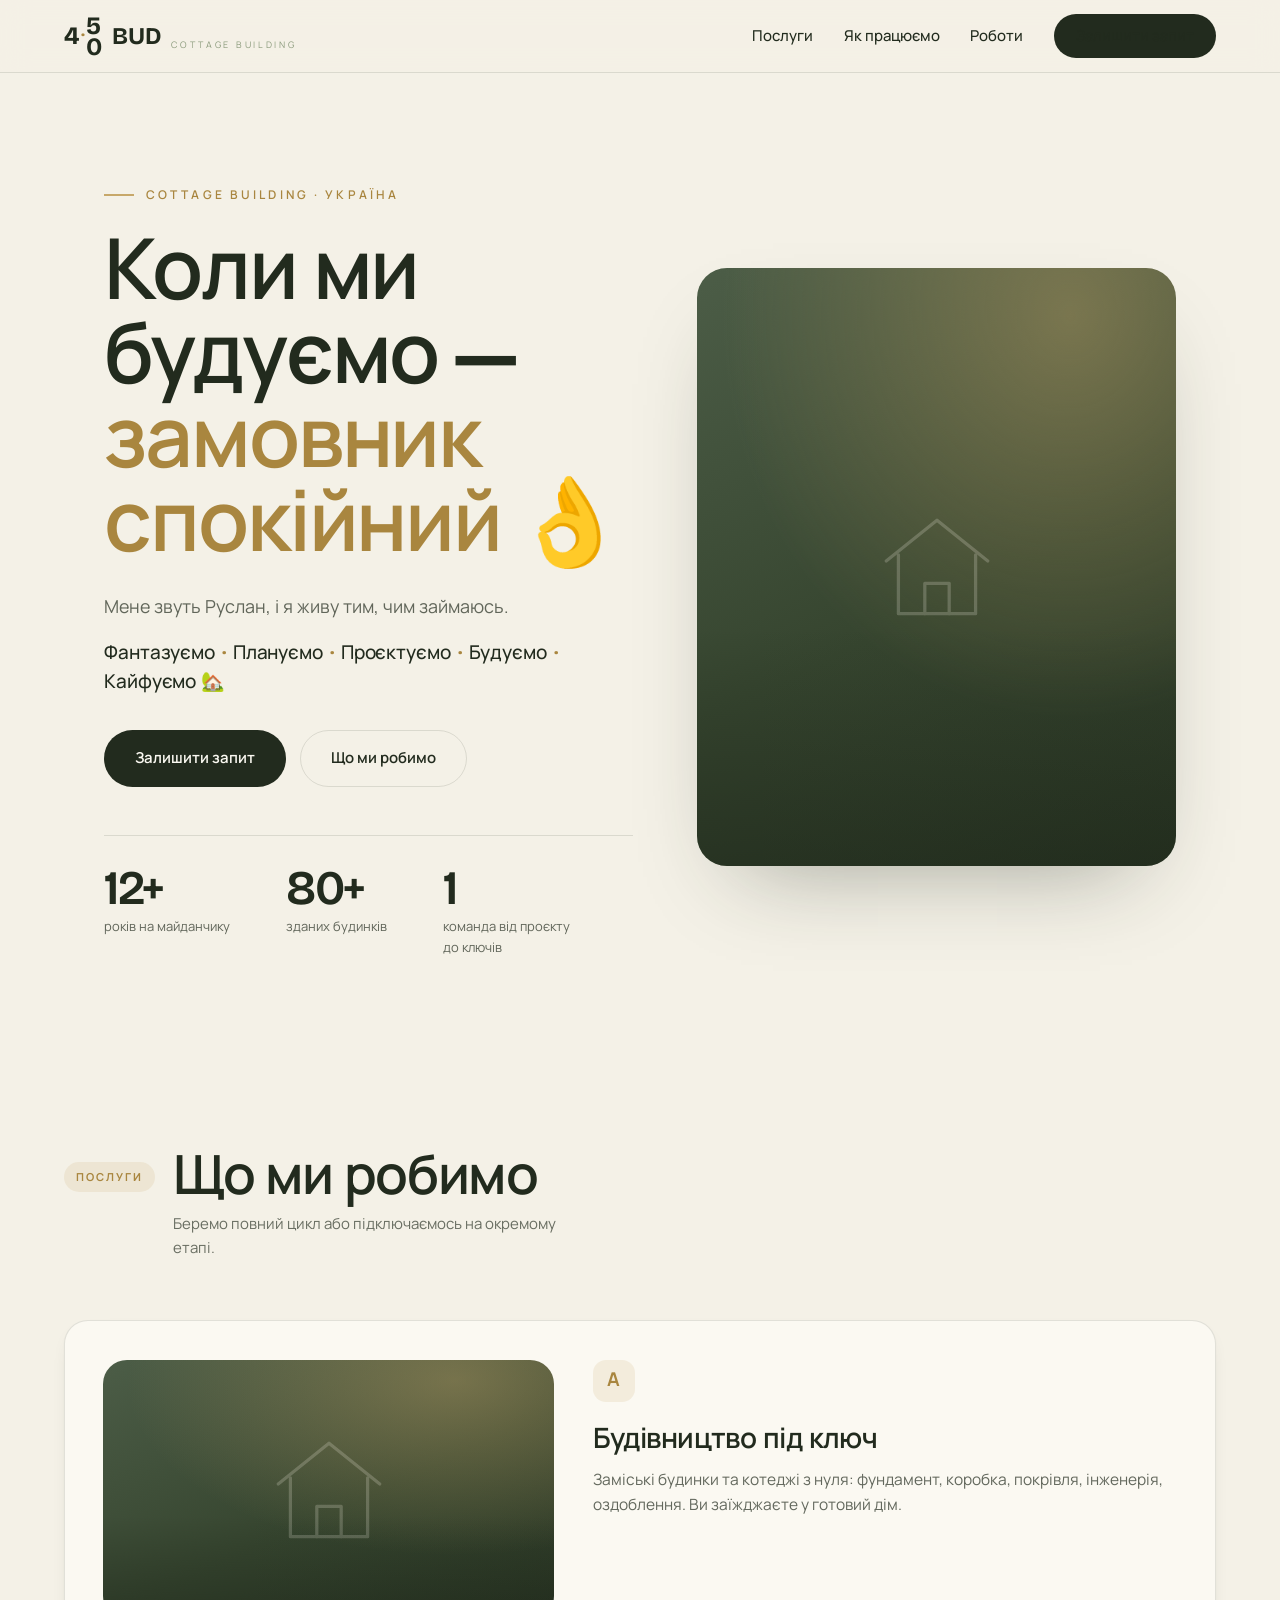
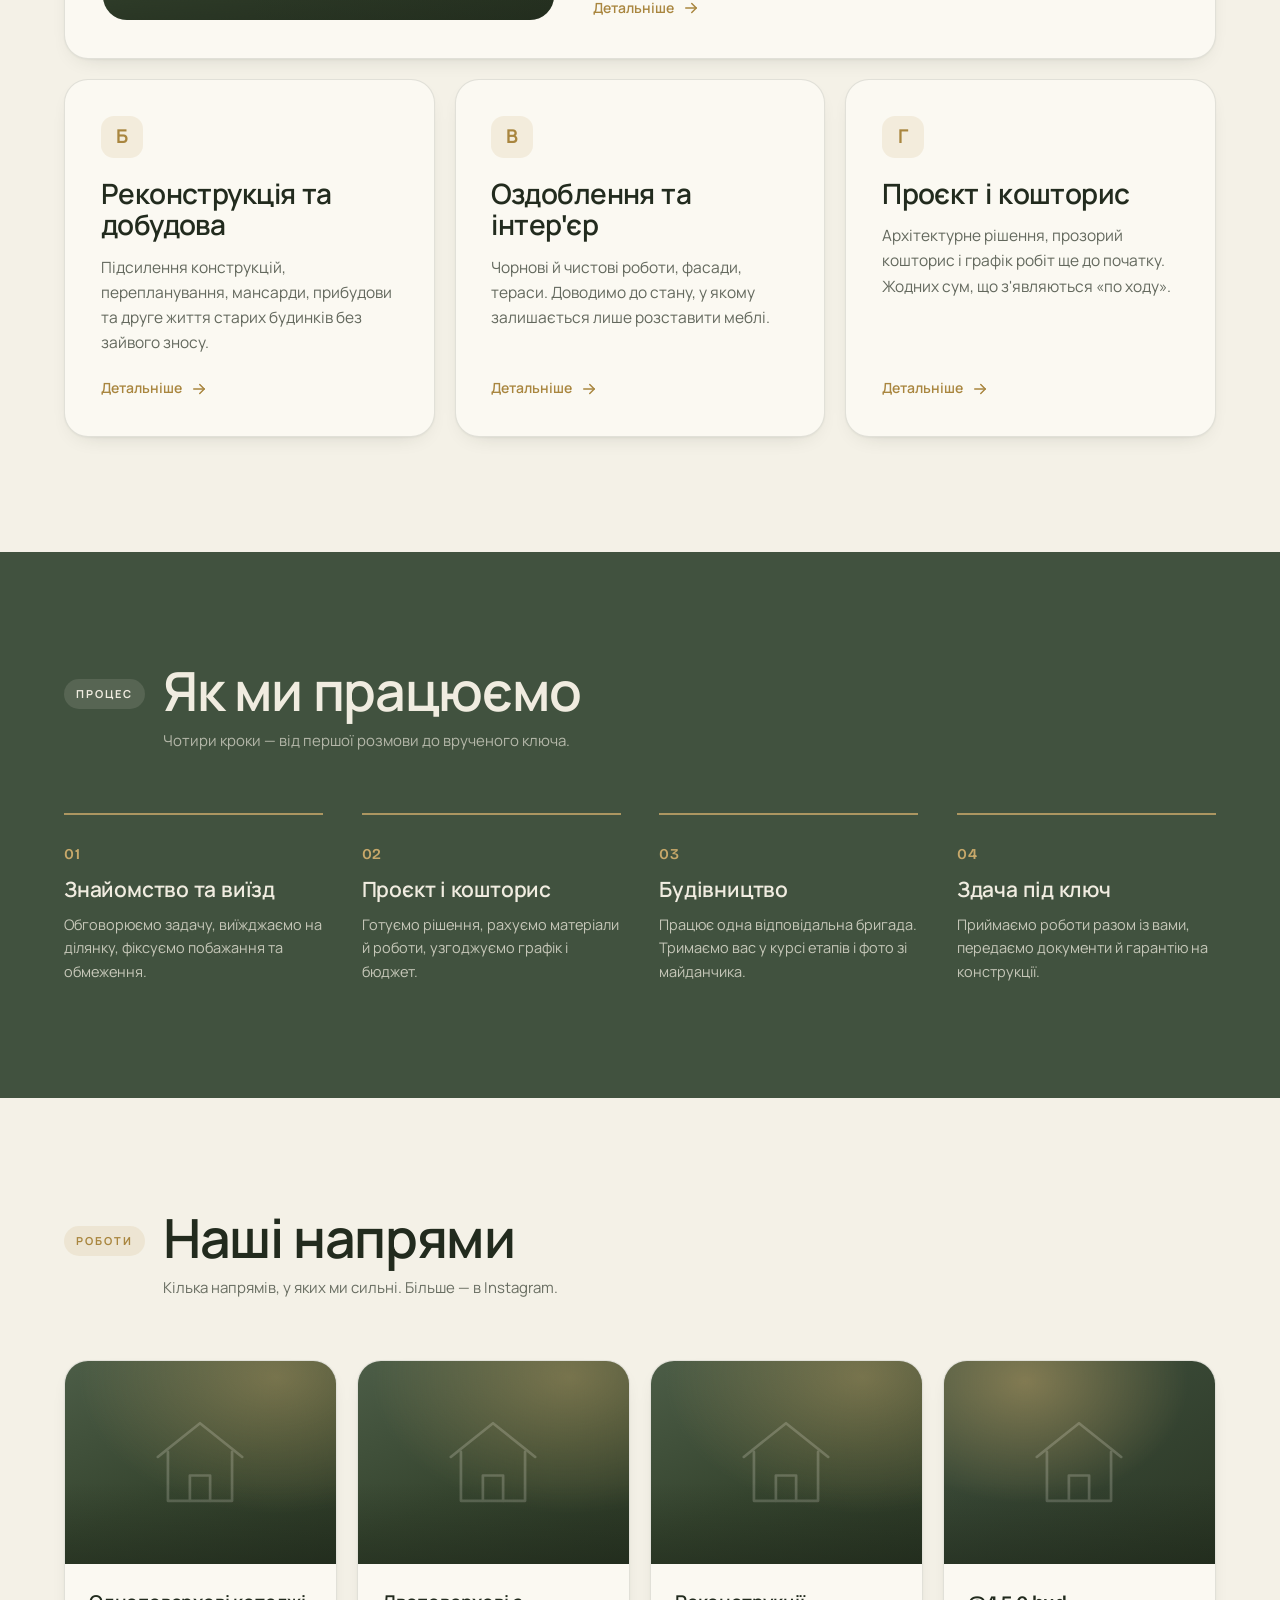
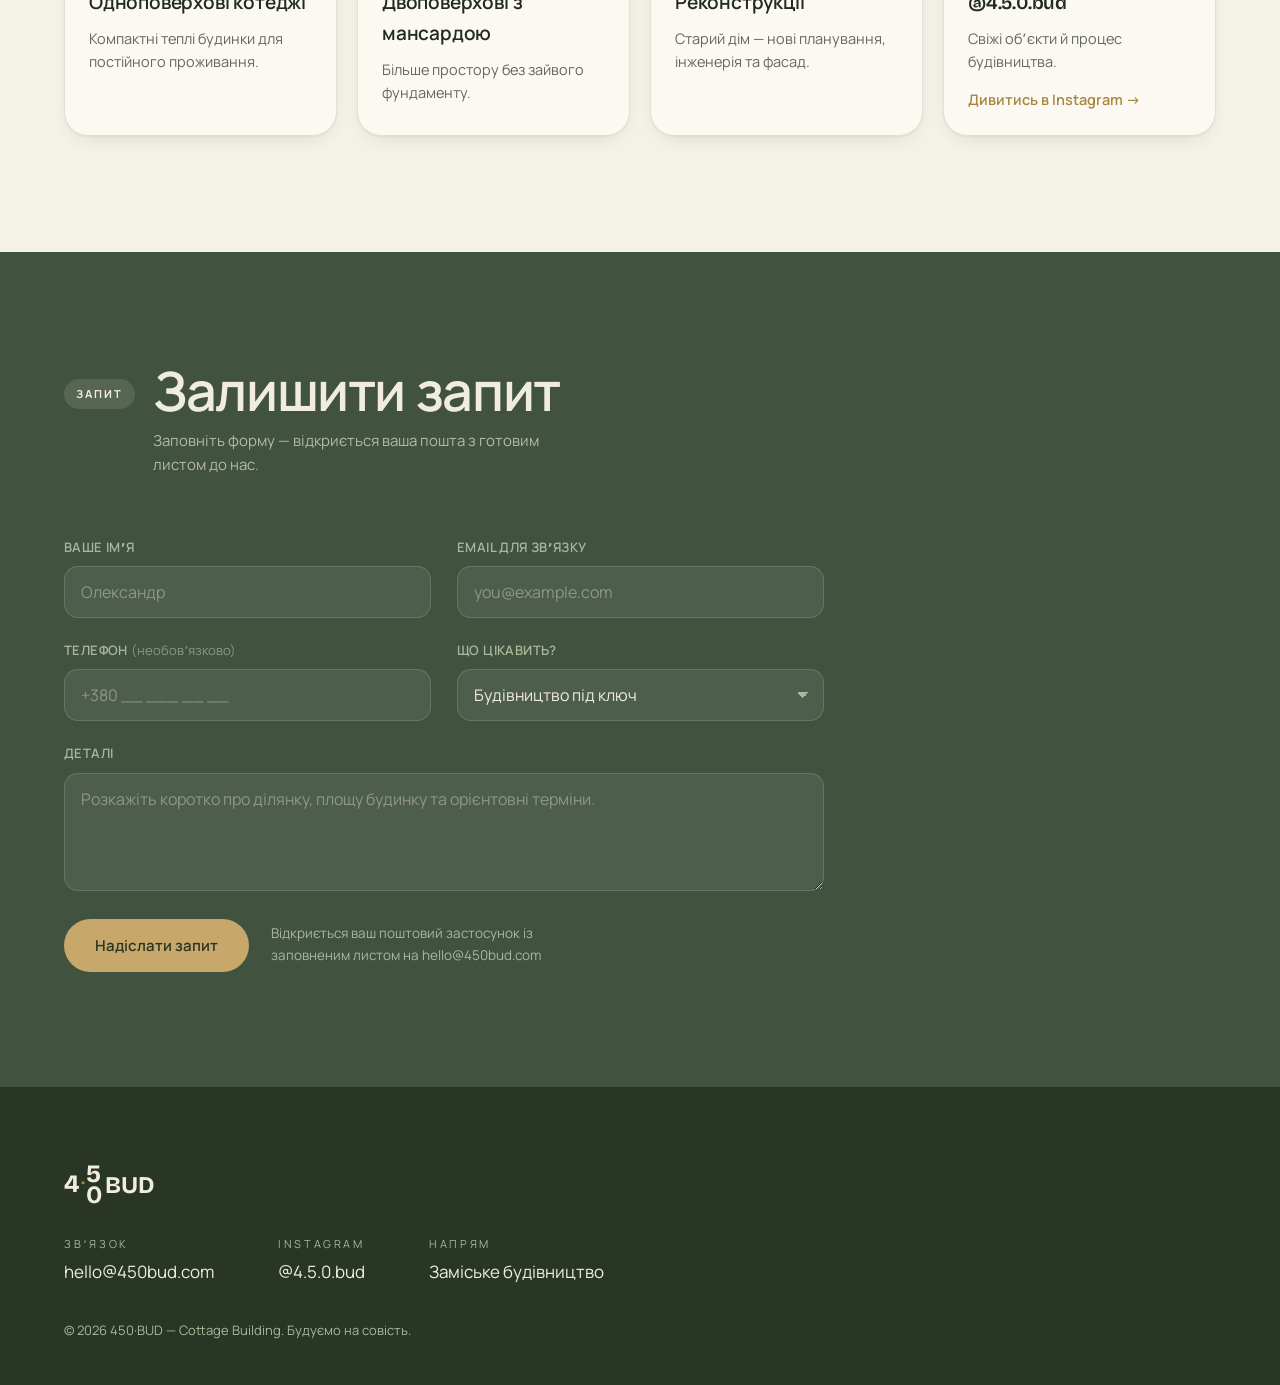
<file: index.html>
<!doctype html>
<html lang="uk">
<head>
  <meta charset="utf-8" />
  <meta name="viewport" content="width=device-width, initial-scale=1" />
  <title>450·BUD — Будівництво заміських будинків</title>
  <meta name="description" content="450·BUD — будівництво та реконструкція заміських будинків і котеджів під ключ. Проєкт, кошторис, будівництво та оздоблення. Залиште запит на консультацію." />
  <meta name="theme-color" content="#41523F" />
  <link rel="icon" type="image/jpeg" href="logo.jpg" />
  <link rel="preconnect" href="https://fonts.googleapis.com" />
  <link rel="preconnect" href="https://fonts.gstatic.com" crossorigin />
  <link href="https://fonts.googleapis.com/css2?family=Bricolage+Grotesque:opsz,wght@12..96,400;12..96,500;12..96,600;12..96,700&family=Manrope:wght@400;500;600;700&display=swap" rel="stylesheet" />
  <link rel="stylesheet" href="styles.css" />
</head>
<body>
  <a class="skip" href="#contact">Перейти до форми запиту</a>

  <header class="nav" id="top">
    <a class="brand" href="#top" aria-label="450 BUD — на початок">
      <span class="brand__mark"><b>4</b><i>·</i><span class="brand__col"><b>5</b><b>0</b></span></span>
      <span class="brand__word">BUD</span>
      <span class="brand__tag">Cottage&nbsp;Building</span>
    </a>
    <nav class="nav__links" aria-label="Основна навігація">
      <a href="#services">Послуги</a>
      <a href="#process">Як працюємо</a>
      <a href="#projects">Роботи</a>
      <a class="nav__cta" href="#contact">Залишити запит</a>
    </nav>
  </header>

  <main>
    <!-- HERO -->
    <section class="hero" aria-labelledby="hero-title">
      <div class="hero__copy">
        <p class="eyebrow">Cottage Building · Україна</p>
        <h1 class="hero__title" id="hero-title">
          Коли ми будуємо —<br /><em>замовник спокійний</em> 👌
        </h1>
        <p class="hero__lead">
          Мене звуть Руслан, і я живу тим, чим займаюсь.
        </p>
        <p class="hero__rhythm">
          Фантазуємо <i>·</i> Плануємо <i>·</i> Проєктуємо <i>·</i> Будуємо <i>·</i> Кайфуємо <span class="hero__rhythm-emoji">🏡</span>
        </p>
        <div class="hero__actions">
          <a class="btn btn--solid" href="#contact">Залишити запит</a>
          <a class="btn btn--ghost" href="#services">Що ми робимо</a>
        </div>
        <dl class="stats">
          <div><dt>12+</dt><dd>років на майданчику</dd></div>
          <div><dt>80+</dt><dd>зданих будинків</dd></div>
          <div><dt>1</dt><dd>команда від проєкту до ключів</dd></div>
        </dl>
      </div>
      <!-- Замініть вміст .media на <img src="..." alt="..."> з реальним фото будинку -->
      <div class="media media--hero" role="img" aria-label="Заміський будинок, збудований 450·BUD"></div>
    </section>

    <!-- SERVICES -->
    <section class="panel" id="services" aria-labelledby="services-title">
      <header class="sec-head">
        <span class="sec-num">Послуги</span>
        <h2 class="sec-title" id="services-title">Що ми робимо</h2>
        <p class="sec-note">Беремо повний цикл або підключаємось на окремому етапі.</p>
      </header>
      <div class="cards">
        <a class="card card--feature" href="services/budivnytstvo.html">
          <div class="media" role="img" aria-label="Будинок під ключ"></div>
          <div class="card__body">
            <span class="card__idx">а</span>
            <h3>Будівництво під ключ</h3>
            <p>Заміські будинки та котеджі з нуля: фундамент, коробка, покрівля, інженерія, оздоблення. Ви заїжджаєте у готовий дім.</p>
            <span class="card__arrow">Детальніше
              <svg viewBox="0 0 24 24" fill="none" stroke="currentColor" stroke-width="2" stroke-linecap="round" stroke-linejoin="round" aria-hidden="true"><path d="M5 12h14"/><path d="m13 6 6 6-6 6"/></svg>
            </span>
          </div>
        </a>
        <a class="card" href="services/rekonstruktsiya.html">
          <span class="card__idx">б</span>
          <h3>Реконструкція та добудова</h3>
          <p>Підсилення конструкцій, перепланування, мансарди, прибудови та друге життя старих будинків без зайвого зносу.</p>
          <span class="card__arrow">Детальніше
            <svg viewBox="0 0 24 24" fill="none" stroke="currentColor" stroke-width="2" stroke-linecap="round" stroke-linejoin="round" aria-hidden="true"><path d="M5 12h14"/><path d="m13 6 6 6-6 6"/></svg>
          </span>
        </a>
        <a class="card" href="services/ozdoblennya.html">
          <span class="card__idx">в</span>
          <h3>Оздоблення та інтер'єр</h3>
          <p>Чорнові й чистові роботи, фасади, тераси. Доводимо до стану, у якому залишається лише розставити меблі.</p>
          <span class="card__arrow">Детальніше
            <svg viewBox="0 0 24 24" fill="none" stroke="currentColor" stroke-width="2" stroke-linecap="round" stroke-linejoin="round" aria-hidden="true"><path d="M5 12h14"/><path d="m13 6 6 6-6 6"/></svg>
          </span>
        </a>
        <a class="card" href="services/proekt.html">
          <span class="card__idx">г</span>
          <h3>Проєкт і кошторис</h3>
          <p>Архітектурне рішення, прозорий кошторис і графік робіт ще до початку. Жодних сум, що з'являються «по ходу».</p>
          <span class="card__arrow">Детальніше
            <svg viewBox="0 0 24 24" fill="none" stroke="currentColor" stroke-width="2" stroke-linecap="round" stroke-linejoin="round" aria-hidden="true"><path d="M5 12h14"/><path d="m13 6 6 6-6 6"/></svg>
          </span>
        </a>
      </div>
    </section>

    <!-- PROCESS -->
    <section class="panel panel--green" id="process" aria-labelledby="process-title">
      <header class="sec-head">
        <span class="sec-num">Процес</span>
        <h2 class="sec-title" id="process-title">Як ми працюємо</h2>
        <p class="sec-note">Чотири кроки — від першої розмови до врученого ключа.</p>
      </header>
      <ol class="steps">
        <li><span class="steps__n">01</span><h3>Знайомство та виїзд</h3><p>Обговорюємо задачу, виїжджаємо на ділянку, фіксуємо побажання та обмеження.</p></li>
        <li><span class="steps__n">02</span><h3>Проєкт і кошторис</h3><p>Готуємо рішення, рахуємо матеріали й роботи, узгоджуємо графік і бюджет.</p></li>
        <li><span class="steps__n">03</span><h3>Будівництво</h3><p>Працює одна відповідальна бригада. Тримаємо вас у курсі етапів і фото зі майданчика.</p></li>
        <li><span class="steps__n">04</span><h3>Здача під ключ</h3><p>Приймаємо роботи разом із вами, передаємо документи й гарантію на конструкції.</p></li>
      </ol>
    </section>

    <!-- PROJECTS -->
    <section class="panel" id="projects" aria-labelledby="projects-title">
      <header class="sec-head">
        <span class="sec-num">Роботи</span>
        <h2 class="sec-title" id="projects-title">Наші напрями</h2>
        <p class="sec-note">Кілька напрямів, у яких ми сильні. Більше — в Instagram.</p>
      </header>
      <ul class="tiles">
        <li class="tile">
          <div class="media" role="img" aria-label="Одноповерховий котедж"></div>
          <div class="tile__body"><h3>Одноповерхові котеджі</h3><p>Компактні теплі будинки для постійного проживання.</p></div>
        </li>
        <li class="tile">
          <div class="media" role="img" aria-label="Двоповерховий будинок із мансардою"></div>
          <div class="tile__body"><h3>Двоповерхові з мансардою</h3><p>Більше простору без зайвого фундаменту.</p></div>
        </li>
        <li class="tile">
          <div class="media" role="img" aria-label="Реконструкція будинку"></div>
          <div class="tile__body"><h3>Реконструкції</h3><p>Старий дім — нові планування, інженерія та фасад.</p></div>
        </li>
        <li class="tile tile--ig">
          <div class="media" role="img" aria-label="Instagram 450·BUD"></div>
          <div class="tile__body">
            <h3>@4.5.0.bud</h3>
            <p>Свіжі обʼєкти й процес будівництва.</p>
            <a class="tile__link" href="https://www.instagram.com/4.5.0.bud/" target="_blank" rel="noopener">Дивитись в Instagram →</a>
          </div>
        </li>
      </ul>
    </section>

    <!-- CONTACT -->
    <section class="panel panel--green contact" id="contact" aria-labelledby="contact-title">
      <header class="sec-head">
        <span class="sec-num">Запит</span>
        <h2 class="sec-title" id="contact-title">Залишити запит</h2>
        <p class="sec-note">Заповніть форму — відкриється ваша пошта з готовим листом до нас.</p>
      </header>

      <form class="form" id="request-form" novalidate>
        <div class="field">
          <label for="f-name">Ваше імʼя</label>
          <input id="f-name" name="name" type="text" autocomplete="name" placeholder="Олександр" required />
        </div>
        <div class="field">
          <label for="f-email">Email для звʼязку</label>
          <input id="f-email" name="email" type="email" autocomplete="email" placeholder="you@example.com" required />
        </div>
        <div class="field">
          <label for="f-phone">Телефон <span class="opt">(необовʼязково)</span></label>
          <input id="f-phone" name="phone" type="tel" autocomplete="tel" placeholder="+380 __ ___ __ __" />
        </div>
        <div class="field">
          <label for="f-type">Що цікавить?</label>
          <select id="f-type" name="type">
            <option>Будівництво під ключ</option>
            <option>Реконструкція або добудова</option>
            <option>Оздоблення та інтерʼєр</option>
            <option>Проєкт і кошторис</option>
            <option>Інше</option>
          </select>
        </div>
        <div class="field field--wide">
          <label for="f-msg">Деталі</label>
          <textarea id="f-msg" name="message" rows="4" placeholder="Розкажіть коротко про ділянку, площу будинку та орієнтовні терміни."></textarea>
        </div>
        <div class="form__foot field--wide">
          <button class="btn btn--solid" type="submit">Надіслати запит</button>
          <p class="form__hint" id="form-hint" role="status" aria-live="polite">Відкриється ваш поштовий застосунок із заповненим листом на hello@450bud.com</p>
        </div>
      </form>
    </section>
  </main>

  <footer class="footer">
    <div class="footer__brand">
      <span class="brand__mark"><b>4</b><i>·</i><span class="brand__col"><b>5</b><b>0</b></span></span>
      <span class="brand__word">BUD</span>
    </div>
    <div class="footer__cols">
      <div><span class="footer__k">Звʼязок</span><a href="mailto:hello@450bud.com">hello@450bud.com</a></div>
      <div><span class="footer__k">Instagram</span><a href="https://www.instagram.com/4.5.0.bud/" target="_blank" rel="noopener">@4.5.0.bud</a></div>
      <div><span class="footer__k">Напрям</span><span>Заміське будівництво</span></div>
    </div>
    <p class="footer__copy">© <span id="year">2026</span> 450·BUD — Cottage Building. Будуємо на совість.</p>
  </footer>

  <script src="app.js"></script>
</body>
</html>
</file>
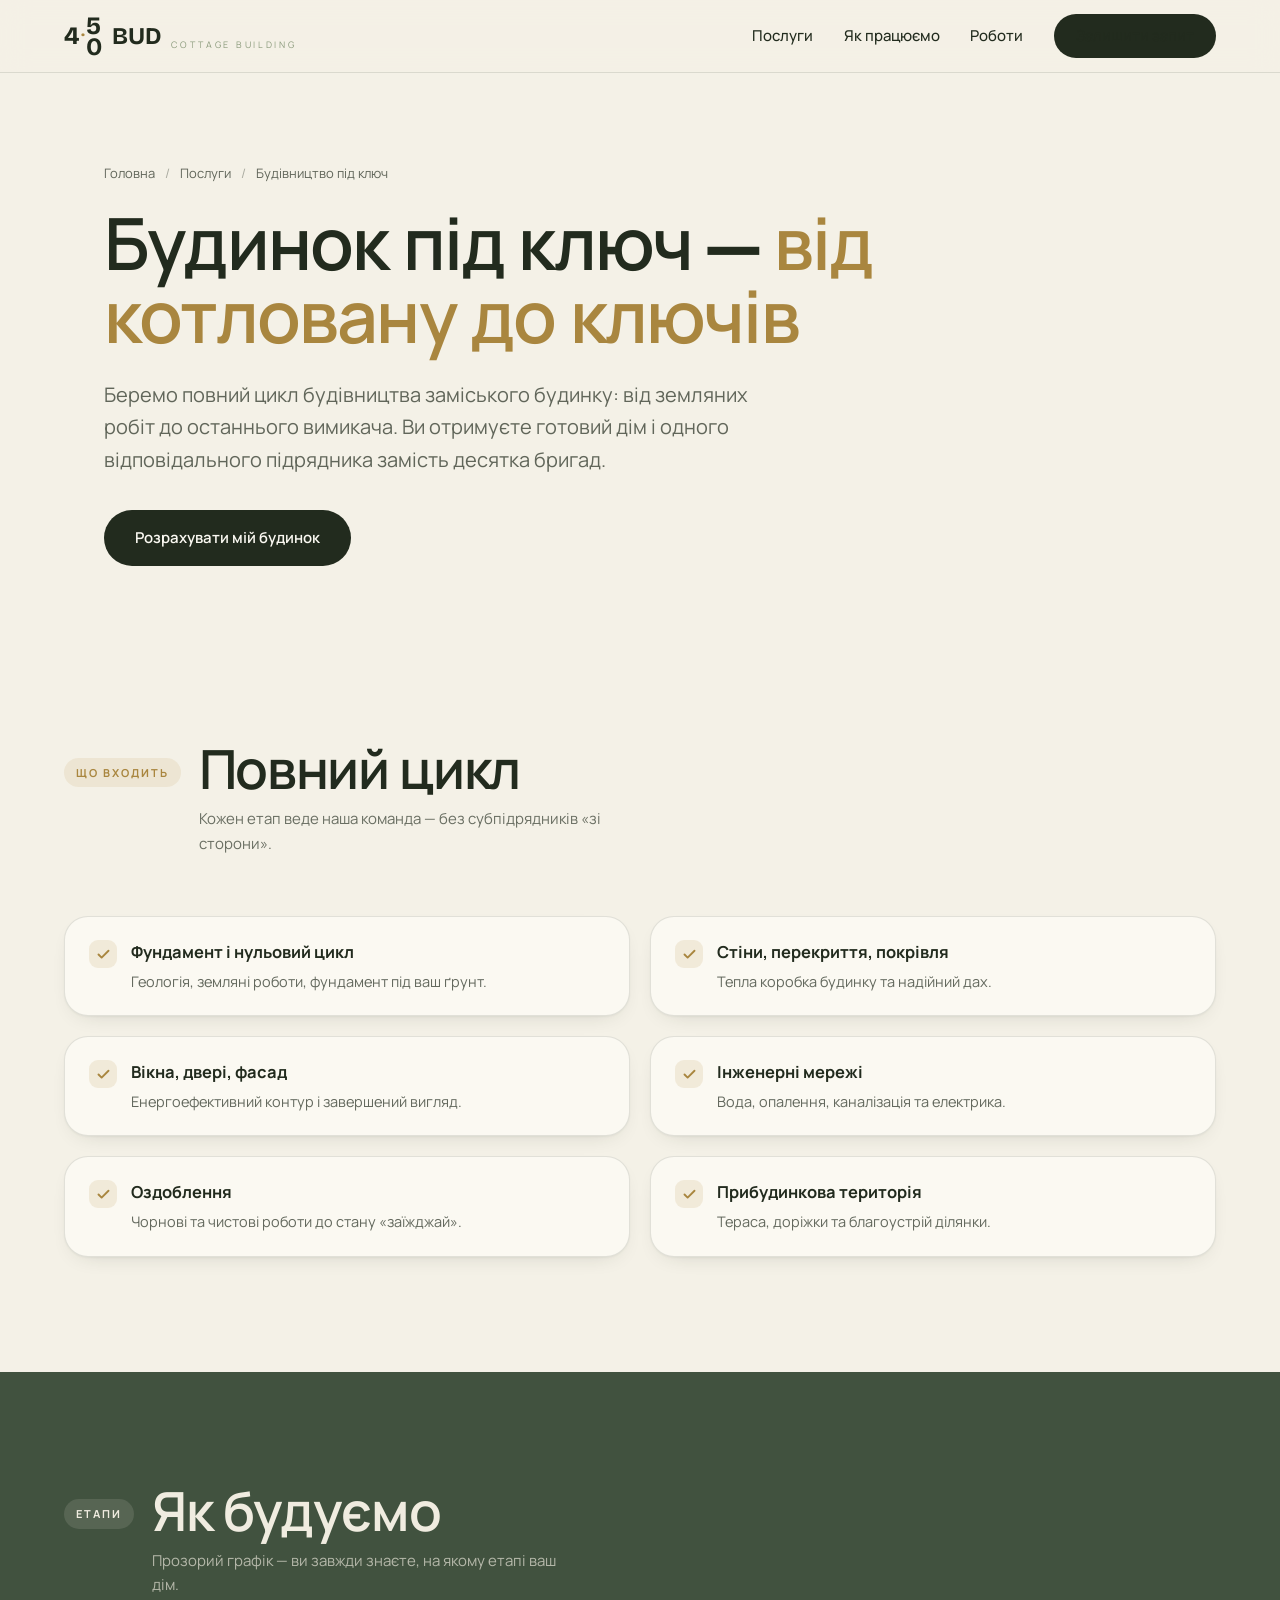
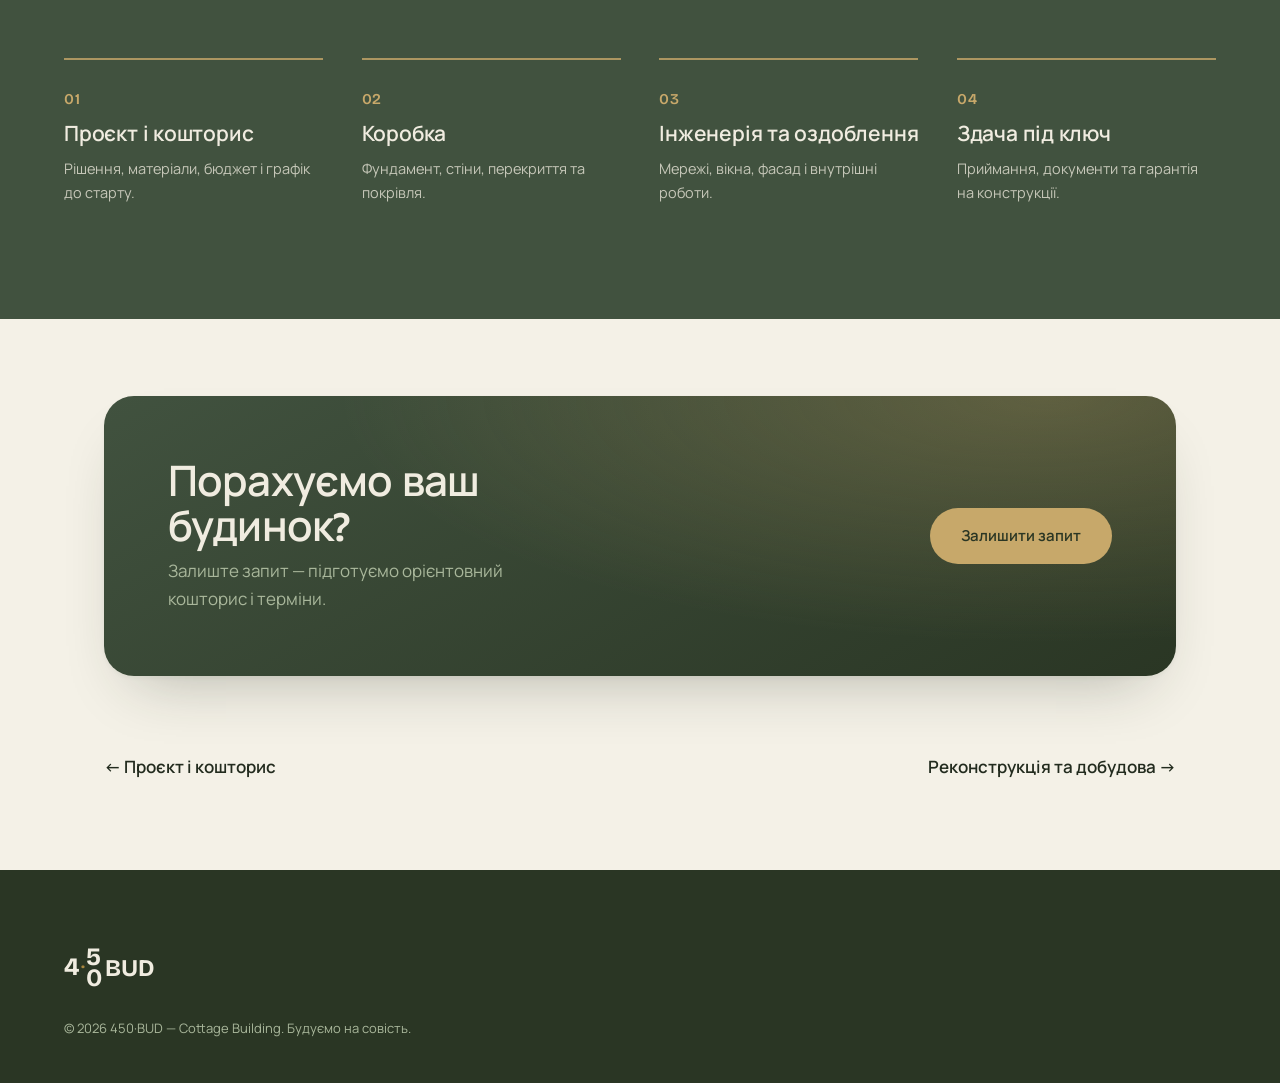
<file: services/budivnytstvo.html>
<!doctype html>
<html lang="uk">
<head>
  <meta charset="utf-8" />
  <meta name="viewport" content="width=device-width, initial-scale=1" />
  <title>Будівництво під ключ — 450·BUD</title>
  <meta name="description" content="Будівництво заміських будинків під ключ: фундамент, коробка, покрівля, інженерія та оздоблення. Один підрядник на весь цикл." />
  <meta name="theme-color" content="#41523F" />
  <link rel="icon" type="image/jpeg" href="../logo.jpg" />
  <link rel="preconnect" href="https://fonts.googleapis.com" />
  <link rel="preconnect" href="https://fonts.gstatic.com" crossorigin />
  <link href="https://fonts.googleapis.com/css2?family=Bricolage+Grotesque:opsz,wght@12..96,400;12..96,500;12..96,600;12..96,700&family=Manrope:wght@400;500;600;700&display=swap" rel="stylesheet" />
  <link rel="stylesheet" href="../styles.css" />
</head>
<body>
  <a class="skip" href="#cta">Перейти до запиту</a>

  <header class="nav" id="top">
    <a class="brand" href="../index.html" aria-label="450 BUD — на головну">
      <span class="brand__mark"><b>4</b><i>·</i><span class="brand__col"><b>5</b><b>0</b></span></span>
      <span class="brand__word">BUD</span>
      <span class="brand__tag">Cottage&nbsp;Building</span>
    </a>
    <nav class="nav__links" aria-label="Основна навігація">
      <a href="../index.html#services">Послуги</a>
      <a href="../index.html#process">Як працюємо</a>
      <a href="../index.html#projects">Роботи</a>
      <a class="nav__cta" href="../index.html#contact">Залишити запит</a>
    </nav>
  </header>

  <main>
    <section class="subhero">
      <p class="crumbs"><a href="../index.html">Головна</a><span>/</span><a href="../index.html#services">Послуги</a><span>/</span>Будівництво під ключ</p>
      <h1>Будинок під ключ — <em>від котловану до ключів</em></h1>
      <p class="lead">Беремо повний цикл будівництва заміського будинку: від земляних робіт до останнього вимикача. Ви отримуєте готовий дім і одного відповідального підрядника замість десятка бригад.</p>
      <a class="btn btn--solid" href="../index.html#contact">Розрахувати мій будинок</a>
    </section>

    <section class="panel" aria-labelledby="incl">
      <header class="sec-head">
        <span class="sec-num">ЩО ВХОДИТЬ</span>
        <h2 class="sec-title" id="incl">Повний цикл</h2>
        <p class="sec-note">Кожен етап веде наша команда — без субпідрядників «зі сторони».</p>
      </header>
      <ul class="checklist">
        <li><span class="tick"><svg viewBox="0 0 24 24" fill="none" stroke="currentColor" stroke-width="3" stroke-linecap="round" stroke-linejoin="round" aria-hidden="true"><path d="M20 6 9 17l-5-5"/></svg></span><div><h3>Фундамент і нульовий цикл</h3><p>Геологія, земляні роботи, фундамент під ваш ґрунт.</p></div></li>
        <li><span class="tick"><svg viewBox="0 0 24 24" fill="none" stroke="currentColor" stroke-width="3" stroke-linecap="round" stroke-linejoin="round" aria-hidden="true"><path d="M20 6 9 17l-5-5"/></svg></span><div><h3>Стіни, перекриття, покрівля</h3><p>Тепла коробка будинку та надійний дах.</p></div></li>
        <li><span class="tick"><svg viewBox="0 0 24 24" fill="none" stroke="currentColor" stroke-width="3" stroke-linecap="round" stroke-linejoin="round" aria-hidden="true"><path d="M20 6 9 17l-5-5"/></svg></span><div><h3>Вікна, двері, фасад</h3><p>Енергоефективний контур і завершений вигляд.</p></div></li>
        <li><span class="tick"><svg viewBox="0 0 24 24" fill="none" stroke="currentColor" stroke-width="3" stroke-linecap="round" stroke-linejoin="round" aria-hidden="true"><path d="M20 6 9 17l-5-5"/></svg></span><div><h3>Інженерні мережі</h3><p>Вода, опалення, каналізація та електрика.</p></div></li>
        <li><span class="tick"><svg viewBox="0 0 24 24" fill="none" stroke="currentColor" stroke-width="3" stroke-linecap="round" stroke-linejoin="round" aria-hidden="true"><path d="M20 6 9 17l-5-5"/></svg></span><div><h3>Оздоблення</h3><p>Чорнові та чистові роботи до стану «заїжджай».</p></div></li>
        <li><span class="tick"><svg viewBox="0 0 24 24" fill="none" stroke="currentColor" stroke-width="3" stroke-linecap="round" stroke-linejoin="round" aria-hidden="true"><path d="M20 6 9 17l-5-5"/></svg></span><div><h3>Прибудинкова територія</h3><p>Тераса, доріжки та благоустрій ділянки.</p></div></li>
      </ul>
    </section>

    <section class="panel panel--green" aria-labelledby="steps">
      <header class="sec-head">
        <span class="sec-num">ЕТАПИ</span>
        <h2 class="sec-title" id="steps">Як будуємо</h2>
        <p class="sec-note">Прозорий графік — ви завжди знаєте, на якому етапі ваш дім.</p>
      </header>
      <ol class="steps">
        <li><span class="steps__n">01</span><h3>Проєкт і кошторис</h3><p>Рішення, матеріали, бюджет і графік до старту.</p></li>
        <li><span class="steps__n">02</span><h3>Коробка</h3><p>Фундамент, стіни, перекриття та покрівля.</p></li>
        <li><span class="steps__n">03</span><h3>Інженерія та оздоблення</h3><p>Мережі, вікна, фасад і внутрішні роботи.</p></li>
        <li><span class="steps__n">04</span><h3>Здача під ключ</h3><p>Приймання, документи та гарантія на конструкції.</p></li>
      </ol>
    </section>

    <section class="cta-band" id="cta">
      <div class="cta-band__inner">
        <div><h2>Порахуємо ваш будинок?</h2><p>Залиште запит — підготуємо орієнтовний кошторис і терміни.</p></div>
        <a class="btn btn--solid" href="../index.html#contact">Залишити запит</a>
      </div>
    </section>

    <nav class="next-service" aria-label="Інші послуги">
      <a href="proekt.html">← Проєкт і кошторис</a>
      <a href="rekonstruktsiya.html">Реконструкція та добудова →</a>
    </nav>
  </main>

  <footer class="footer">
    <div class="footer__brand">
      <span class="brand__mark"><b>4</b><i>·</i><span class="brand__col"><b>5</b><b>0</b></span></span>
      <span class="brand__word">BUD</span>
    </div>
    <p class="footer__copy">© <span id="year">2026</span> 450·BUD — Cottage Building. Будуємо на совість.</p>
  </footer>

  <script src="../app.js"></script>
</body>
</html>
</file>
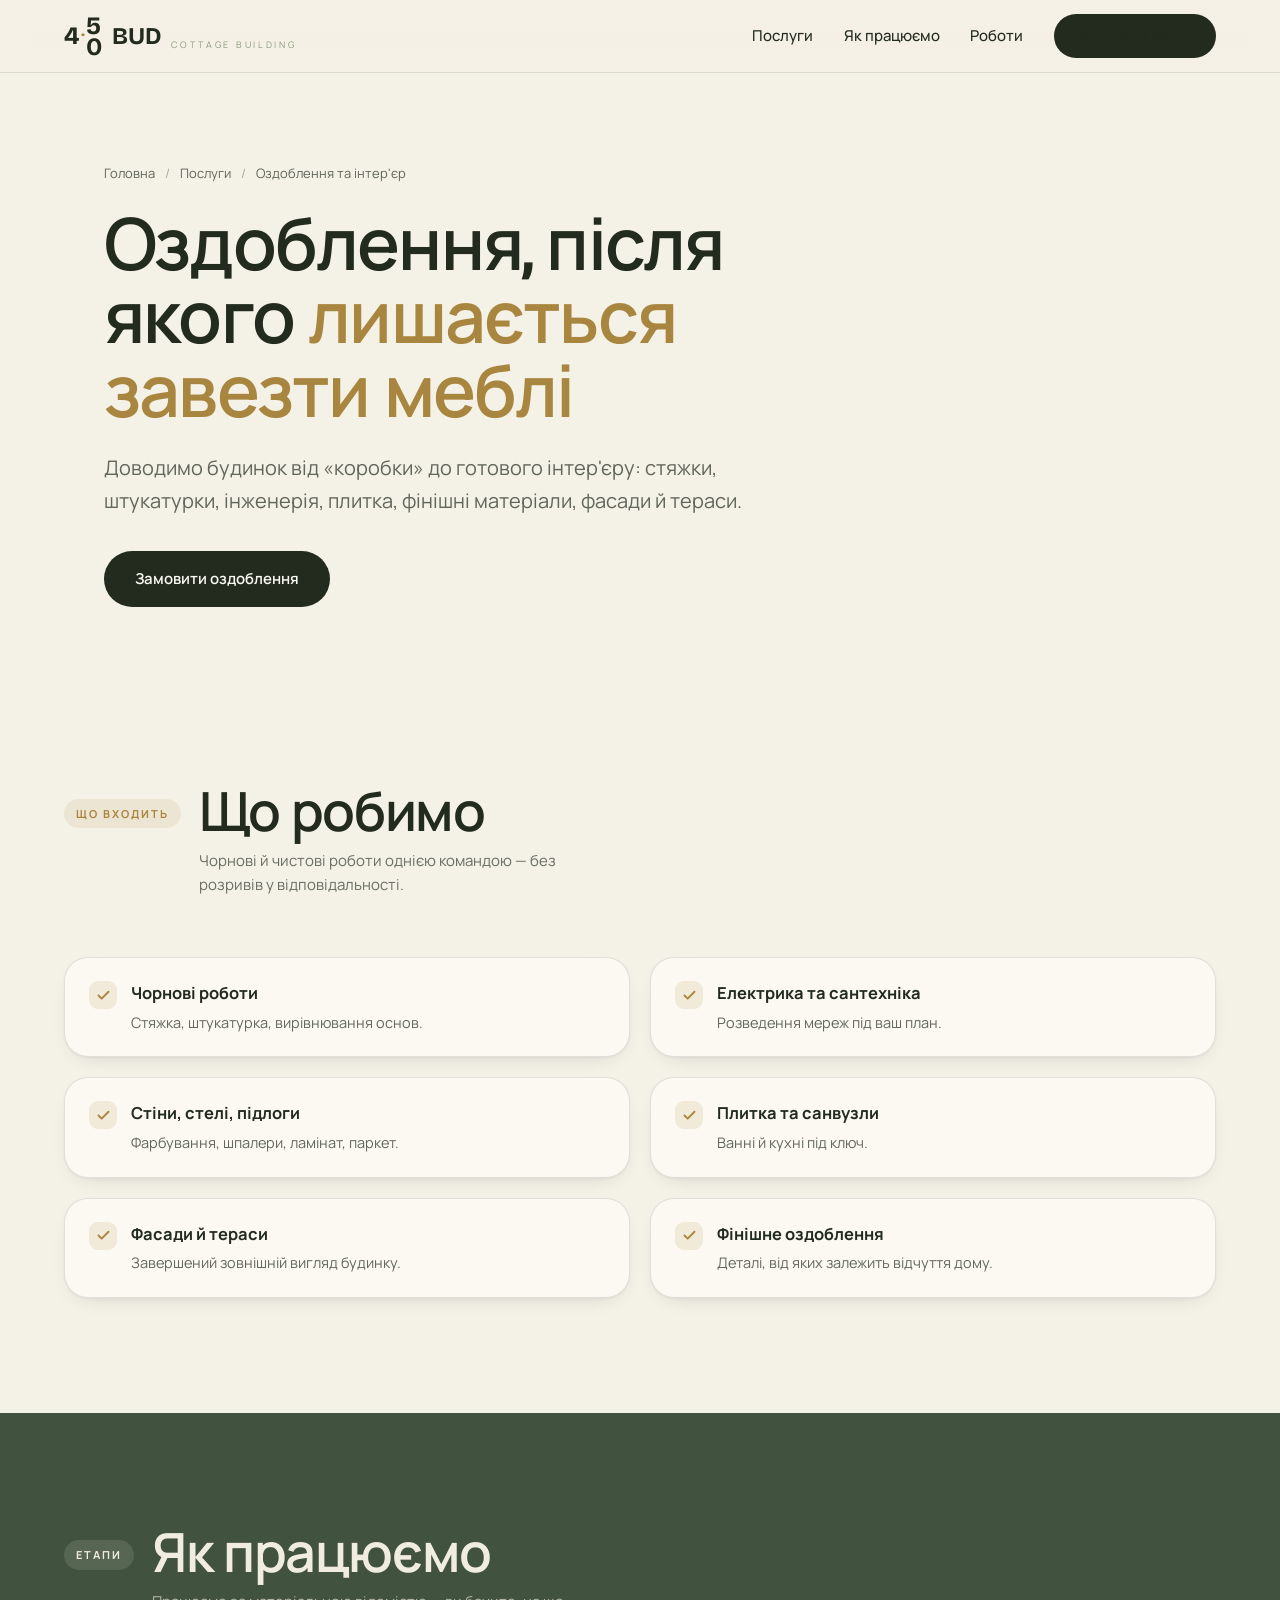
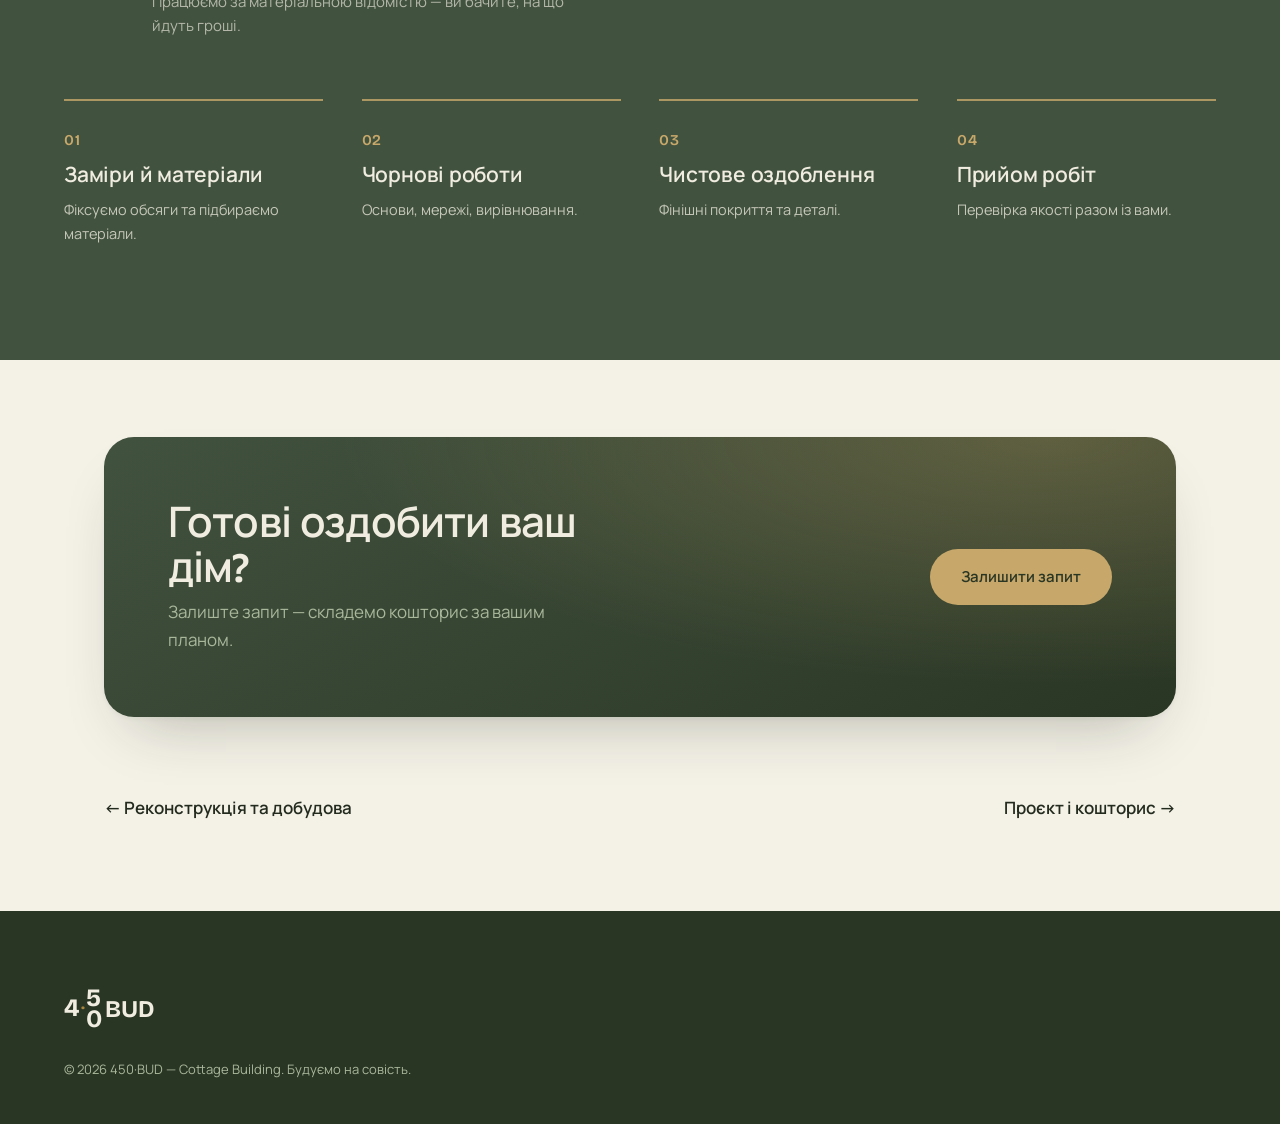
<file: services/ozdoblennya.html>
<!doctype html>
<html lang="uk">
<head>
  <meta charset="utf-8" />
  <meta name="viewport" content="width=device-width, initial-scale=1" />
  <title>Оздоблення та інтер'єр — 450·BUD</title>
  <meta name="description" content="Оздоблювальні роботи: чорнові й чистові, фасади, тераси та інтер'єр під ключ." />
  <meta name="theme-color" content="#41523F" />
  <link rel="icon" type="image/jpeg" href="../logo.jpg" />
  <link rel="preconnect" href="https://fonts.googleapis.com" />
  <link rel="preconnect" href="https://fonts.gstatic.com" crossorigin />
  <link href="https://fonts.googleapis.com/css2?family=Bricolage+Grotesque:opsz,wght@12..96,400;12..96,500;12..96,600;12..96,700&family=Manrope:wght@400;500;600;700&display=swap" rel="stylesheet" />
  <link rel="stylesheet" href="../styles.css" />
</head>
<body>
  <a class="skip" href="#cta">Перейти до запиту</a>

  <header class="nav" id="top">
    <a class="brand" href="../index.html" aria-label="450 BUD — на головну">
      <span class="brand__mark"><b>4</b><i>·</i><span class="brand__col"><b>5</b><b>0</b></span></span>
      <span class="brand__word">BUD</span>
      <span class="brand__tag">Cottage&nbsp;Building</span>
    </a>
    <nav class="nav__links" aria-label="Основна навігація">
      <a href="../index.html#services">Послуги</a>
      <a href="../index.html#process">Як працюємо</a>
      <a href="../index.html#projects">Роботи</a>
      <a class="nav__cta" href="../index.html#contact">Залишити запит</a>
    </nav>
  </header>

  <main>
    <section class="subhero">
      <p class="crumbs"><a href="../index.html">Головна</a><span>/</span><a href="../index.html#services">Послуги</a><span>/</span>Оздоблення та інтер'єр</p>
      <h1>Оздоблення, після якого <em>лишається завезти меблі</em></h1>
      <p class="lead">Доводимо будинок від «коробки» до готового інтер'єру: стяжки, штукатурки, інженерія, плитка, фінішні матеріали, фасади й тераси.</p>
      <a class="btn btn--solid" href="../index.html#contact">Замовити оздоблення</a>
    </section>

    <section class="panel" aria-labelledby="incl">
      <header class="sec-head">
        <span class="sec-num">ЩО ВХОДИТЬ</span>
        <h2 class="sec-title" id="incl">Що робимо</h2>
        <p class="sec-note">Чорнові й чистові роботи однією командою — без розривів у відповідальності.</p>
      </header>
      <ul class="checklist">
        <li><span class="tick"><svg viewBox="0 0 24 24" fill="none" stroke="currentColor" stroke-width="3" stroke-linecap="round" stroke-linejoin="round" aria-hidden="true"><path d="M20 6 9 17l-5-5"/></svg></span><div><h3>Чорнові роботи</h3><p>Стяжка, штукатурка, вирівнювання основ.</p></div></li>
        <li><span class="tick"><svg viewBox="0 0 24 24" fill="none" stroke="currentColor" stroke-width="3" stroke-linecap="round" stroke-linejoin="round" aria-hidden="true"><path d="M20 6 9 17l-5-5"/></svg></span><div><h3>Електрика та сантехніка</h3><p>Розведення мереж під ваш план.</p></div></li>
        <li><span class="tick"><svg viewBox="0 0 24 24" fill="none" stroke="currentColor" stroke-width="3" stroke-linecap="round" stroke-linejoin="round" aria-hidden="true"><path d="M20 6 9 17l-5-5"/></svg></span><div><h3>Стіни, стелі, підлоги</h3><p>Фарбування, шпалери, ламінат, паркет.</p></div></li>
        <li><span class="tick"><svg viewBox="0 0 24 24" fill="none" stroke="currentColor" stroke-width="3" stroke-linecap="round" stroke-linejoin="round" aria-hidden="true"><path d="M20 6 9 17l-5-5"/></svg></span><div><h3>Плитка та санвузли</h3><p>Ванні й кухні під ключ.</p></div></li>
        <li><span class="tick"><svg viewBox="0 0 24 24" fill="none" stroke="currentColor" stroke-width="3" stroke-linecap="round" stroke-linejoin="round" aria-hidden="true"><path d="M20 6 9 17l-5-5"/></svg></span><div><h3>Фасади й тераси</h3><p>Завершений зовнішній вигляд будинку.</p></div></li>
        <li><span class="tick"><svg viewBox="0 0 24 24" fill="none" stroke="currentColor" stroke-width="3" stroke-linecap="round" stroke-linejoin="round" aria-hidden="true"><path d="M20 6 9 17l-5-5"/></svg></span><div><h3>Фінішне оздоблення</h3><p>Деталі, від яких залежить відчуття дому.</p></div></li>
      </ul>
    </section>

    <section class="panel panel--green" aria-labelledby="steps">
      <header class="sec-head">
        <span class="sec-num">ЕТАПИ</span>
        <h2 class="sec-title" id="steps">Як працюємо</h2>
        <p class="sec-note">Працюємо за матеріальною відомістю — ви бачите, на що йдуть гроші.</p>
      </header>
      <ol class="steps">
        <li><span class="steps__n">01</span><h3>Заміри й матеріали</h3><p>Фіксуємо обсяги та підбираємо матеріали.</p></li>
        <li><span class="steps__n">02</span><h3>Чорнові роботи</h3><p>Основи, мережі, вирівнювання.</p></li>
        <li><span class="steps__n">03</span><h3>Чистове оздоблення</h3><p>Фінішні покриття та деталі.</p></li>
        <li><span class="steps__n">04</span><h3>Прийом робіт</h3><p>Перевірка якості разом із вами.</p></li>
      </ol>
    </section>

    <section class="cta-band" id="cta">
      <div class="cta-band__inner">
        <div><h2>Готові оздобити ваш дім?</h2><p>Залиште запит — складемо кошторис за вашим планом.</p></div>
        <a class="btn btn--solid" href="../index.html#contact">Залишити запит</a>
      </div>
    </section>

    <nav class="next-service" aria-label="Інші послуги">
      <a href="rekonstruktsiya.html">← Реконструкція та добудова</a>
      <a href="proekt.html">Проєкт і кошторис →</a>
    </nav>
  </main>

  <footer class="footer">
    <div class="footer__brand">
      <span class="brand__mark"><b>4</b><i>·</i><span class="brand__col"><b>5</b><b>0</b></span></span>
      <span class="brand__word">BUD</span>
    </div>
    <p class="footer__copy">© <span id="year">2026</span> 450·BUD — Cottage Building. Будуємо на совість.</p>
  </footer>

  <script src="../app.js"></script>
</body>
</html>
</file>
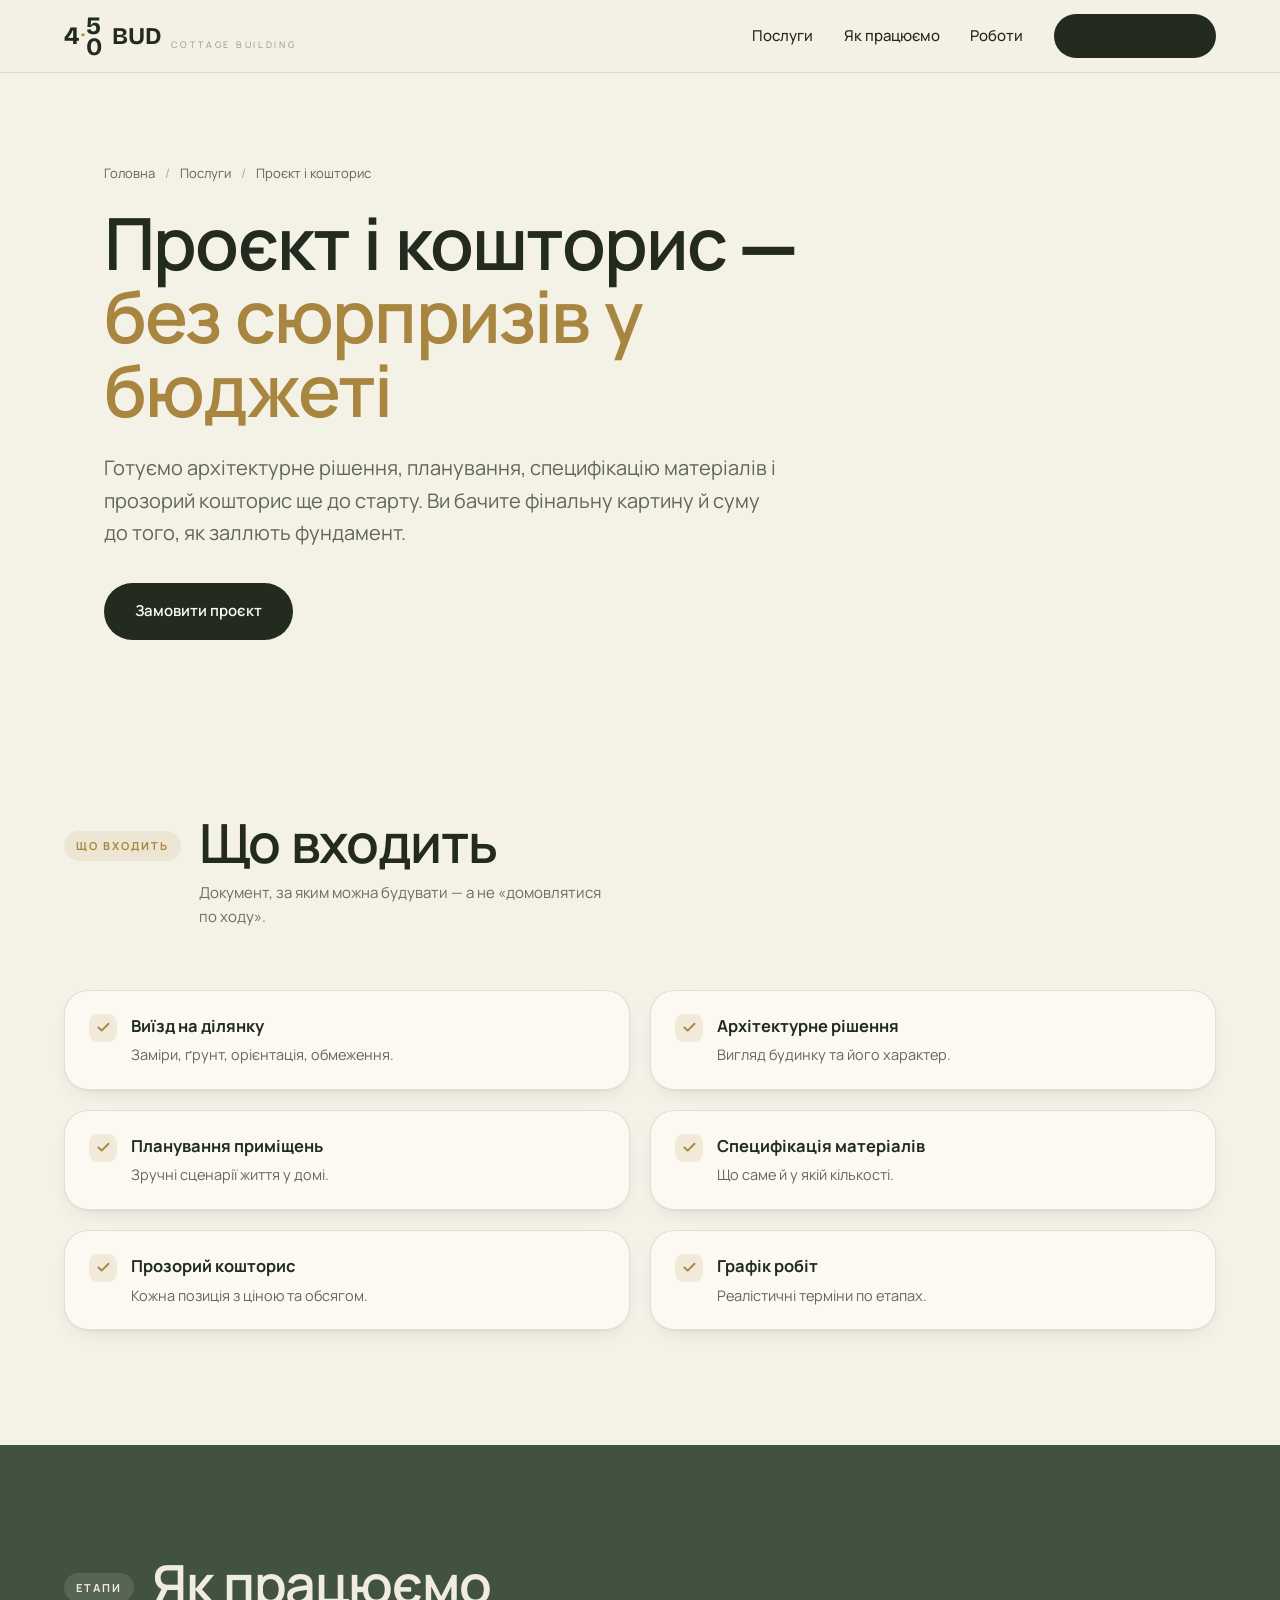
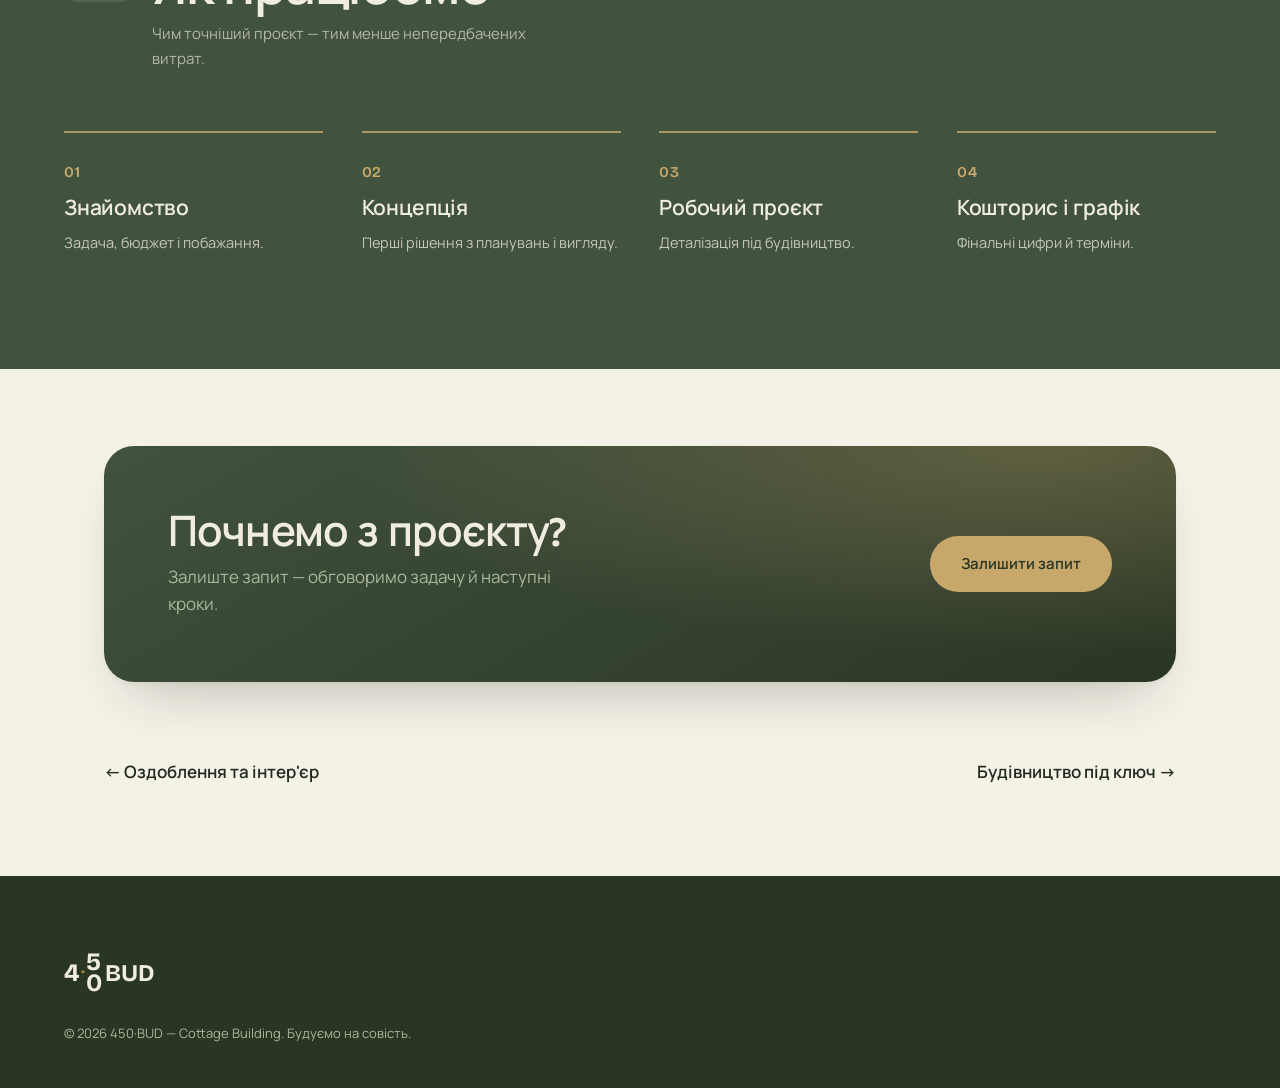
<file: services/proekt.html>
<!doctype html>
<html lang="uk">
<head>
  <meta charset="utf-8" />
  <meta name="viewport" content="width=device-width, initial-scale=1" />
  <title>Проєкт і кошторис — 450·BUD</title>
  <meta name="description" content="Архітектурний проєкт, планування, специфікація матеріалів і прозорий кошторис до початку робіт." />
  <meta name="theme-color" content="#41523F" />
  <link rel="icon" type="image/jpeg" href="../logo.jpg" />
  <link rel="preconnect" href="https://fonts.googleapis.com" />
  <link rel="preconnect" href="https://fonts.gstatic.com" crossorigin />
  <link href="https://fonts.googleapis.com/css2?family=Bricolage+Grotesque:opsz,wght@12..96,400;12..96,500;12..96,600;12..96,700&family=Manrope:wght@400;500;600;700&display=swap" rel="stylesheet" />
  <link rel="stylesheet" href="../styles.css" />
</head>
<body>
  <a class="skip" href="#cta">Перейти до запиту</a>

  <header class="nav" id="top">
    <a class="brand" href="../index.html" aria-label="450 BUD — на головну">
      <span class="brand__mark"><b>4</b><i>·</i><span class="brand__col"><b>5</b><b>0</b></span></span>
      <span class="brand__word">BUD</span>
      <span class="brand__tag">Cottage&nbsp;Building</span>
    </a>
    <nav class="nav__links" aria-label="Основна навігація">
      <a href="../index.html#services">Послуги</a>
      <a href="../index.html#process">Як працюємо</a>
      <a href="../index.html#projects">Роботи</a>
      <a class="nav__cta" href="../index.html#contact">Залишити запит</a>
    </nav>
  </header>

  <main>
    <section class="subhero">
      <p class="crumbs"><a href="../index.html">Головна</a><span>/</span><a href="../index.html#services">Послуги</a><span>/</span>Проєкт і кошторис</p>
      <h1>Проєкт і кошторис — <em>без сюрпризів у бюджеті</em></h1>
      <p class="lead">Готуємо архітектурне рішення, планування, специфікацію матеріалів і прозорий кошторис ще до старту. Ви бачите фінальну картину й суму до того, як заллють фундамент.</p>
      <a class="btn btn--solid" href="../index.html#contact">Замовити проєкт</a>
    </section>

    <section class="panel" aria-labelledby="incl">
      <header class="sec-head">
        <span class="sec-num">ЩО ВХОДИТЬ</span>
        <h2 class="sec-title" id="incl">Що входить</h2>
        <p class="sec-note">Документ, за яким можна будувати — а не «домовлятися по ходу».</p>
      </header>
      <ul class="checklist">
        <li><span class="tick"><svg viewBox="0 0 24 24" fill="none" stroke="currentColor" stroke-width="3" stroke-linecap="round" stroke-linejoin="round" aria-hidden="true"><path d="M20 6 9 17l-5-5"/></svg></span><div><h3>Виїзд на ділянку</h3><p>Заміри, ґрунт, орієнтація, обмеження.</p></div></li>
        <li><span class="tick"><svg viewBox="0 0 24 24" fill="none" stroke="currentColor" stroke-width="3" stroke-linecap="round" stroke-linejoin="round" aria-hidden="true"><path d="M20 6 9 17l-5-5"/></svg></span><div><h3>Архітектурне рішення</h3><p>Вигляд будинку та його характер.</p></div></li>
        <li><span class="tick"><svg viewBox="0 0 24 24" fill="none" stroke="currentColor" stroke-width="3" stroke-linecap="round" stroke-linejoin="round" aria-hidden="true"><path d="M20 6 9 17l-5-5"/></svg></span><div><h3>Планування приміщень</h3><p>Зручні сценарії життя у домі.</p></div></li>
        <li><span class="tick"><svg viewBox="0 0 24 24" fill="none" stroke="currentColor" stroke-width="3" stroke-linecap="round" stroke-linejoin="round" aria-hidden="true"><path d="M20 6 9 17l-5-5"/></svg></span><div><h3>Специфікація матеріалів</h3><p>Що саме й у якій кількості.</p></div></li>
        <li><span class="tick"><svg viewBox="0 0 24 24" fill="none" stroke="currentColor" stroke-width="3" stroke-linecap="round" stroke-linejoin="round" aria-hidden="true"><path d="M20 6 9 17l-5-5"/></svg></span><div><h3>Прозорий кошторис</h3><p>Кожна позиція з ціною та обсягом.</p></div></li>
        <li><span class="tick"><svg viewBox="0 0 24 24" fill="none" stroke="currentColor" stroke-width="3" stroke-linecap="round" stroke-linejoin="round" aria-hidden="true"><path d="M20 6 9 17l-5-5"/></svg></span><div><h3>Графік робіт</h3><p>Реалістичні терміни по етапах.</p></div></li>
      </ul>
    </section>

    <section class="panel panel--green" aria-labelledby="steps">
      <header class="sec-head">
        <span class="sec-num">ЕТАПИ</span>
        <h2 class="sec-title" id="steps">Як працюємо</h2>
        <p class="sec-note">Чим точніший проєкт — тим менше непередбачених витрат.</p>
      </header>
      <ol class="steps">
        <li><span class="steps__n">01</span><h3>Знайомство</h3><p>Задача, бюджет і побажання.</p></li>
        <li><span class="steps__n">02</span><h3>Концепція</h3><p>Перші рішення з планувань і вигляду.</p></li>
        <li><span class="steps__n">03</span><h3>Робочий проєкт</h3><p>Деталізація під будівництво.</p></li>
        <li><span class="steps__n">04</span><h3>Кошторис і графік</h3><p>Фінальні цифри й терміни.</p></li>
      </ol>
    </section>

    <section class="cta-band" id="cta">
      <div class="cta-band__inner">
        <div><h2>Почнемо з проєкту?</h2><p>Залиште запит — обговоримо задачу й наступні кроки.</p></div>
        <a class="btn btn--solid" href="../index.html#contact">Залишити запит</a>
      </div>
    </section>

    <nav class="next-service" aria-label="Інші послуги">
      <a href="ozdoblennya.html">← Оздоблення та інтер'єр</a>
      <a href="budivnytstvo.html">Будівництво під ключ →</a>
    </nav>
  </main>

  <footer class="footer">
    <div class="footer__brand">
      <span class="brand__mark"><b>4</b><i>·</i><span class="brand__col"><b>5</b><b>0</b></span></span>
      <span class="brand__word">BUD</span>
    </div>
    <p class="footer__copy">© <span id="year">2026</span> 450·BUD — Cottage Building. Будуємо на совість.</p>
  </footer>

  <script src="../app.js"></script>
</body>
</html>
</file>
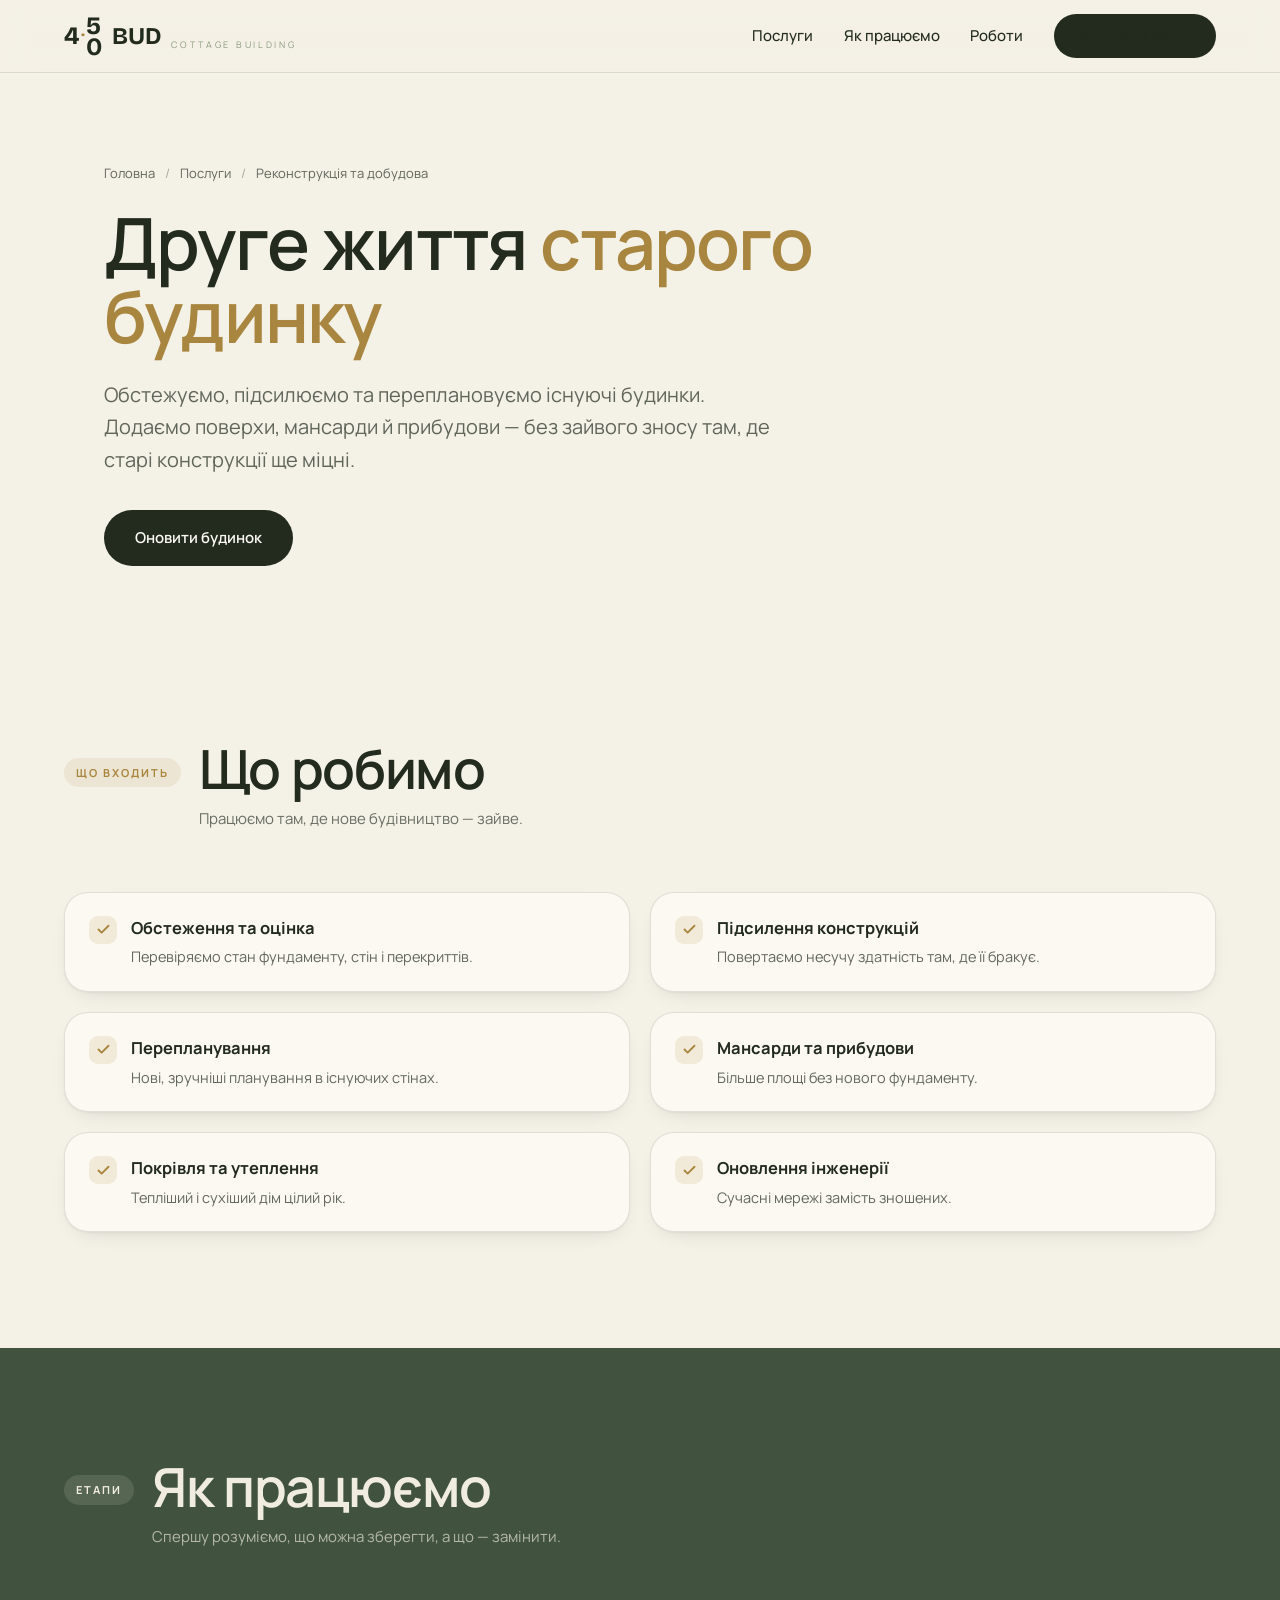
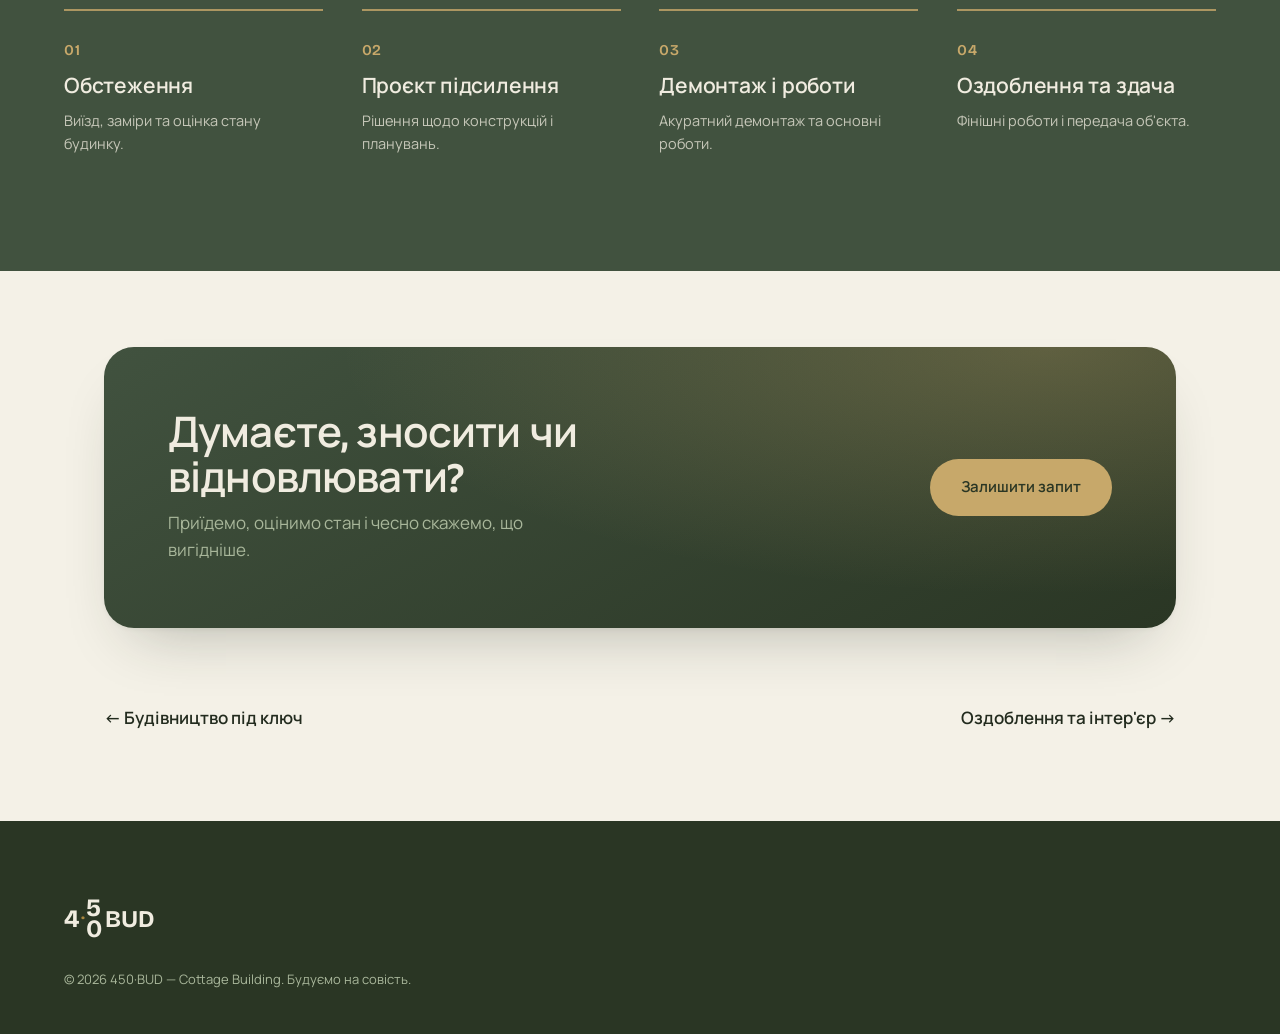
<file: services/rekonstruktsiya.html>
<!doctype html>
<html lang="uk">
<head>
  <meta charset="utf-8" />
  <meta name="viewport" content="width=device-width, initial-scale=1" />
  <title>Реконструкція та добудова — 450·BUD</title>
  <meta name="description" content="Реконструкція та добудова будинків: підсилення конструкцій, перепланування, мансарди та прибудови." />
  <meta name="theme-color" content="#41523F" />
  <link rel="icon" type="image/jpeg" href="../logo.jpg" />
  <link rel="preconnect" href="https://fonts.googleapis.com" />
  <link rel="preconnect" href="https://fonts.gstatic.com" crossorigin />
  <link href="https://fonts.googleapis.com/css2?family=Bricolage+Grotesque:opsz,wght@12..96,400;12..96,500;12..96,600;12..96,700&family=Manrope:wght@400;500;600;700&display=swap" rel="stylesheet" />
  <link rel="stylesheet" href="../styles.css" />
</head>
<body>
  <a class="skip" href="#cta">Перейти до запиту</a>

  <header class="nav" id="top">
    <a class="brand" href="../index.html" aria-label="450 BUD — на головну">
      <span class="brand__mark"><b>4</b><i>·</i><span class="brand__col"><b>5</b><b>0</b></span></span>
      <span class="brand__word">BUD</span>
      <span class="brand__tag">Cottage&nbsp;Building</span>
    </a>
    <nav class="nav__links" aria-label="Основна навігація">
      <a href="../index.html#services">Послуги</a>
      <a href="../index.html#process">Як працюємо</a>
      <a href="../index.html#projects">Роботи</a>
      <a class="nav__cta" href="../index.html#contact">Залишити запит</a>
    </nav>
  </header>

  <main>
    <section class="subhero">
      <p class="crumbs"><a href="../index.html">Головна</a><span>/</span><a href="../index.html#services">Послуги</a><span>/</span>Реконструкція та добудова</p>
      <h1>Друге життя <em>старого будинку</em></h1>
      <p class="lead">Обстежуємо, підсилюємо та переплановуємо існуючі будинки. Додаємо поверхи, мансарди й прибудови — без зайвого зносу там, де старі конструкції ще міцні.</p>
      <a class="btn btn--solid" href="../index.html#contact">Оновити будинок</a>
    </section>

    <section class="panel" aria-labelledby="incl">
      <header class="sec-head">
        <span class="sec-num">ЩО ВХОДИТЬ</span>
        <h2 class="sec-title" id="incl">Що робимо</h2>
        <p class="sec-note">Працюємо там, де нове будівництво — зайве.</p>
      </header>
      <ul class="checklist">
        <li><span class="tick"><svg viewBox="0 0 24 24" fill="none" stroke="currentColor" stroke-width="3" stroke-linecap="round" stroke-linejoin="round" aria-hidden="true"><path d="M20 6 9 17l-5-5"/></svg></span><div><h3>Обстеження та оцінка</h3><p>Перевіряємо стан фундаменту, стін і перекриттів.</p></div></li>
        <li><span class="tick"><svg viewBox="0 0 24 24" fill="none" stroke="currentColor" stroke-width="3" stroke-linecap="round" stroke-linejoin="round" aria-hidden="true"><path d="M20 6 9 17l-5-5"/></svg></span><div><h3>Підсилення конструкцій</h3><p>Повертаємо несучу здатність там, де її бракує.</p></div></li>
        <li><span class="tick"><svg viewBox="0 0 24 24" fill="none" stroke="currentColor" stroke-width="3" stroke-linecap="round" stroke-linejoin="round" aria-hidden="true"><path d="M20 6 9 17l-5-5"/></svg></span><div><h3>Перепланування</h3><p>Нові, зручніші планування в існуючих стінах.</p></div></li>
        <li><span class="tick"><svg viewBox="0 0 24 24" fill="none" stroke="currentColor" stroke-width="3" stroke-linecap="round" stroke-linejoin="round" aria-hidden="true"><path d="M20 6 9 17l-5-5"/></svg></span><div><h3>Мансарди та прибудови</h3><p>Більше площі без нового фундаменту.</p></div></li>
        <li><span class="tick"><svg viewBox="0 0 24 24" fill="none" stroke="currentColor" stroke-width="3" stroke-linecap="round" stroke-linejoin="round" aria-hidden="true"><path d="M20 6 9 17l-5-5"/></svg></span><div><h3>Покрівля та утеплення</h3><p>Тепліший і сухіший дім цілий рік.</p></div></li>
        <li><span class="tick"><svg viewBox="0 0 24 24" fill="none" stroke="currentColor" stroke-width="3" stroke-linecap="round" stroke-linejoin="round" aria-hidden="true"><path d="M20 6 9 17l-5-5"/></svg></span><div><h3>Оновлення інженерії</h3><p>Сучасні мережі замість зношених.</p></div></li>
      </ul>
    </section>

    <section class="panel panel--green" aria-labelledby="steps">
      <header class="sec-head">
        <span class="sec-num">ЕТАПИ</span>
        <h2 class="sec-title" id="steps">Як працюємо</h2>
        <p class="sec-note">Спершу розуміємо, що можна зберегти, а що — замінити.</p>
      </header>
      <ol class="steps">
        <li><span class="steps__n">01</span><h3>Обстеження</h3><p>Виїзд, заміри та оцінка стану будинку.</p></li>
        <li><span class="steps__n">02</span><h3>Проєкт підсилення</h3><p>Рішення щодо конструкцій і планувань.</p></li>
        <li><span class="steps__n">03</span><h3>Демонтаж і роботи</h3><p>Акуратний демонтаж та основні роботи.</p></li>
        <li><span class="steps__n">04</span><h3>Оздоблення та здача</h3><p>Фінішні роботи і передача об'єкта.</p></li>
      </ol>
    </section>

    <section class="cta-band" id="cta">
      <div class="cta-band__inner">
        <div><h2>Думаєте, зносити чи відновлювати?</h2><p>Приїдемо, оцінимо стан і чесно скажемо, що вигідніше.</p></div>
        <a class="btn btn--solid" href="../index.html#contact">Залишити запит</a>
      </div>
    </section>

    <nav class="next-service" aria-label="Інші послуги">
      <a href="budivnytstvo.html">← Будівництво під ключ</a>
      <a href="ozdoblennya.html">Оздоблення та інтер'єр →</a>
    </nav>
  </main>

  <footer class="footer">
    <div class="footer__brand">
      <span class="brand__mark"><b>4</b><i>·</i><span class="brand__col"><b>5</b><b>0</b></span></span>
      <span class="brand__word">BUD</span>
    </div>
    <p class="footer__copy">© <span id="year">2026</span> 450·BUD — Cottage Building. Будуємо на совість.</p>
  </footer>

  <script src="../app.js"></script>
</body>
</html>
</file>
<file: styles.css>
/* 450·BUD — Cottage Building
   Light-first, modern redesign. Brand palette kept (sage-forest green,
   warm cream/paper, oak accent); editorial serif swapped for a contemporary
   grotesque; bento layouts + large media. */
:root {
  /* surfaces */
  --paper:    #F4F1E7;   /* warm light page background */
  --paper-2:  #FBF9F2;   /* slightly lighter card paper */
  --white:    #FFFFFF;
  --green:    #41523F;   /* brand forest green */
  --green-2:  #36452F;   /* deeper green panel */
  --green-deep:#2A3624;  /* darkest — footer */
  --cream:    #F0ECE0;   /* cream lettering on dark */

  /* ink / text */
  --ink:      #222B1E;   /* near-black green for light sections */
  --ink-soft: color-mix(in srgb, var(--ink) 70%, transparent);

  /* accents */
  --accent:   #C7A86A;   /* warm oak / brass */
  --accent-d: #A9863F;   /* darker oak for light bg text */
  --sage:     #8B9A7C;   /* muted secondary green */
  --lichen:   #A9B79B;   /* light sage for dark bg */

  /* lines */
  --line:      rgba(240,236,224,.16);   /* on dark */
  --line-ink:  rgba(34,43,30,.12);       /* on light */

  --maxw: 1200px;
  --pad: clamp(20px, 5vw, 80px);
  --r:    24px;
  --r-lg: 30px;
  --r-sm: 14px;
  --r-pill: 999px;

  --shadow-sm: 0 1px 2px rgba(34,43,30,.04), 0 8px 24px -16px rgba(34,43,30,.30);
  --shadow-md: 0 2px 4px rgba(34,43,30,.04), 0 30px 60px -30px rgba(34,43,30,.32);
  --shadow-lg: 0 40px 90px -44px rgba(34,43,30,.42);

  --display: "Bricolage Grotesque", "Manrope", system-ui, sans-serif;
  --sans: "Manrope", system-ui, -apple-system, "Segoe UI", sans-serif;
}

* { box-sizing: border-box; }
html { scroll-behavior: smooth; }
@media (prefers-reduced-motion: reduce) { html { scroll-behavior: auto; } }

/* Cross-document page transitions (View Transitions API) */
@view-transition { navigation: auto; }
::view-transition-old(root) { animation: vt-out .3s cubic-bezier(.4,0,.2,1) both; }
::view-transition-new(root) { animation: vt-in .42s cubic-bezier(.2,.8,.2,1) both; }
@keyframes vt-out { to { opacity: 0; transform: translateY(-10px); } }
@keyframes vt-in { from { opacity: 0; transform: translateY(14px); } }
@media (prefers-reduced-motion: reduce) {
  ::view-transition-old(root), ::view-transition-new(root) { animation: none; }
}

body {
  margin: 0;
  background: var(--paper);
  color: var(--ink);
  font-family: var(--sans);
  font-size: 17px;
  line-height: 1.62;
  -webkit-font-smoothing: antialiased;
  text-rendering: optimizeLegibility;
}

img { max-width: 100%; display: block; }
a { color: inherit; }

.skip {
  position: absolute; left: -999px; top: 0;
  background: var(--accent); color: var(--ink); padding: 10px 16px;
  border-radius: var(--r-sm); z-index: 100; font-weight: 600;
}
.skip:focus { left: 12px; top: 12px; }

:focus-visible {
  outline: 2px solid var(--accent-d);
  outline-offset: 3px;
  border-radius: 2px;
}

/* ---------- Brand lockup ---------- */
.brand { display: inline-flex; align-items: center; gap: 10px; text-decoration: none; color: var(--ink); }
.brand__mark {
  display: inline-flex; align-items: center; font-family: var(--display);
  line-height: .8; font-weight: 700;
}
.brand__mark b { font-weight: 700; font-size: 25px; }
.brand__mark i { font-style: normal; color: var(--accent-d); margin: 0 1px; }
.brand__col { display: inline-flex; flex-direction: column; font-size: 12px; gap: 1px; }
.brand__word {
  font-family: var(--display); font-weight: 700; font-size: 24px;
  letter-spacing: -.01em;
}
.brand__tag {
  font-size: 9px; letter-spacing: .3em; text-transform: uppercase;
  color: var(--sage); align-self: flex-end; padding-bottom: 4px;
}

/* ---------- Nav ---------- */
.nav {
  position: sticky; top: 0; z-index: 50;
  display: flex; align-items: center; justify-content: space-between;
  gap: 24px; padding: 14px var(--pad);
  background: color-mix(in srgb, var(--paper) 80%, transparent);
  backdrop-filter: blur(14px) saturate(1.2);
  border-bottom: 1px solid var(--line-ink);
}
.nav__links { display: flex; align-items: center; gap: clamp(14px, 2.4vw, 36px); }
.nav__links a { text-decoration: none; font-size: 15px; font-weight: 500; color: var(--ink); }
.nav__links a:not(.nav__cta) { position: relative; }
.nav__links a:not(.nav__cta)::after {
  content: ""; position: absolute; left: 0; right: 0; bottom: -5px; height: 2px;
  background: var(--accent-d); transform: scaleX(0); transform-origin: left;
  transition: transform .3s cubic-bezier(.2,.7,.2,1);
}
.nav__links a:not(.nav__cta):hover { color: var(--accent-d); }
.nav__links a:not(.nav__cta):hover::after { transform: scaleX(1); }
.nav__cta {
  background: var(--ink); color: var(--paper-2);
  padding: 10px 22px; border-radius: var(--r-pill);
  transition: background .25s, color .25s, transform .25s;
}
.nav__cta:hover { background: var(--accent-d); color: var(--ink); transform: translateY(-1px); }
@media (max-width: 760px) {
  .brand__tag { display: none; }
  .nav__links a:not(.nav__cta) { display: none; }
}

/* ---------- Hero ---------- */
.hero {
  max-width: var(--maxw); margin: 0 auto;
  padding: clamp(48px, 8vw, 104px) var(--pad) clamp(40px, 6vw, 80px);
  display: grid; grid-template-columns: 1.05fr .95fr;
  gap: clamp(28px, 5vw, 64px); align-items: center;
}
@media (max-width: 920px) { .hero { grid-template-columns: 1fr; } }

.eyebrow {
  display: inline-flex; align-items: center; gap: 12px;
  font-size: 12px; letter-spacing: .26em; text-transform: uppercase;
  color: var(--accent-d); font-weight: 600; margin: 0 0 26px;
}
.eyebrow::before {
  content: ""; display: inline-block; width: 30px; height: 2px;
  background: var(--accent); vertical-align: middle;
}
.hero__title {
  font-family: var(--display); font-weight: 600;
  font-size: clamp(40px, 6.6vw, 84px); line-height: 1.0;
  letter-spacing: -.025em; margin: 0 0 26px; max-width: 14ch;
}
.hero__title em { font-style: normal; color: var(--accent-d); }
.hero__lead { max-width: 46ch; color: var(--ink-soft); margin: 0 0 18px; font-size: clamp(16px, 1.4vw, 18px); }
.hero__rhythm {
  font-family: var(--display); font-weight: 500;
  font-size: clamp(15px, 1.55vw, 19px); line-height: 1.5; letter-spacing: -.005em;
  color: var(--ink); margin: 0 0 34px; max-width: 42ch;
}
.hero__rhythm i { color: var(--accent-d); font-style: normal; font-weight: 700; padding: 0 2px; }
.hero__rhythm-emoji { white-space: nowrap; }
.hero__actions { display: flex; flex-wrap: wrap; gap: 14px; margin-bottom: 48px; }

.btn {
  display: inline-flex; align-items: center; justify-content: center; gap: 8px;
  font-family: var(--sans); font-weight: 600; font-size: 15px;
  padding: 15px 30px; border-radius: var(--r-pill); text-decoration: none;
  cursor: pointer; border: 1px solid transparent; white-space: nowrap;
  transition: transform .25s cubic-bezier(.2,.8,.2,1), background .25s, color .25s, border-color .25s, box-shadow .25s;
}
.btn--solid { background: var(--ink); color: var(--paper-2); }
.btn--solid:hover { background: var(--accent-d); color: var(--ink); transform: translateY(-2px); box-shadow: 0 14px 30px -14px rgba(34,43,30,.5); }
.btn--ghost { border-color: var(--line-ink); color: var(--ink); }
.btn--ghost:hover { border-color: var(--ink); transform: translateY(-2px); }
.btn:active { transform: translateY(0); }
/* on dark panels */
.panel--green .btn--solid, .cta-band .btn--solid { background: var(--accent); color: var(--green-deep); }
.panel--green .btn--solid:hover, .cta-band .btn--solid:hover { background: var(--cream); }
@media (prefers-reduced-motion: reduce) { .btn:hover { transform: none; } }

.stats {
  display: flex; flex-wrap: wrap; gap: clamp(24px, 5vw, 56px);
  margin: 0; padding-top: 28px; border-top: 1px solid var(--line-ink); max-width: 560px;
}
.stats div { display: flex; flex-direction: column; gap: 4px; }
.stats dt { font-family: var(--display); font-weight: 600; font-size: clamp(34px, 5vw, 48px); line-height: 1; letter-spacing: -.03em; color: var(--ink); }
.stats dd { margin: 0; font-size: 13px; color: var(--ink-soft); max-width: 16ch; }

/* ---------- Media placeholders (swap inner for <img> later) ---------- */
.media {
  position: relative; overflow: hidden; border-radius: var(--r);
  background:
    radial-gradient(130% 120% at 78% 8%, color-mix(in srgb, var(--accent) 42%, transparent), transparent 56%),
    linear-gradient(155deg, #4c5d47 0%, var(--green-2) 55%, var(--green-deep) 100%);
  isolation: isolate;
}
.media::before {
  content: ""; position: absolute; inset: 0;
  background-image: url("data:image/svg+xml,%3Csvg xmlns='http://www.w3.org/2000/svg' viewBox='0 0 64 64' fill='none' stroke='%23F0ECE0' stroke-width='1.6' stroke-linecap='round' stroke-linejoin='round'%3E%3Cpath d='M7 29 32 9l25 20'/%3E%3Cpath d='M13 26v29h38V26'/%3E%3Cpath d='M26 55V40h12v15'/%3E%3C/svg%3E");
  background-repeat: no-repeat; background-position: center; background-size: min(40%, 130px);
  opacity: .22;
}
.media::after {
  content: ""; position: absolute; inset: 0;
  background: linear-gradient(transparent 60%, rgba(20,28,18,.34));
}
.media img { width: 100%; height: 100%; object-fit: cover; }
.media img + ::before, .media:has(img)::before, .media:has(img)::after { display: none; }

.media--hero {
  aspect-ratio: 4 / 5; width: 100%; border-radius: var(--r-lg);
  box-shadow: var(--shadow-lg);
}
@media (max-width: 920px) { .media--hero { aspect-ratio: 16 / 11; } }

/* ---------- Panels / sections ---------- */
.panel { padding: clamp(56px, 9vw, 116px) var(--pad); }
.panel--green { background: var(--green); color: var(--cream); }
.panel:not(.panel--green) { background: var(--paper); color: var(--ink); }
.panel > * { max-width: var(--maxw); margin-left: auto; margin-right: auto; }

.sec-head {
  display: grid; grid-template-columns: auto 1fr; align-items: baseline;
  column-gap: 18px; row-gap: 8px; margin-bottom: clamp(34px, 5vw, 60px);
}
.sec-num {
  display: inline-flex; align-items: center;
  font-family: var(--sans); font-size: 11px; font-weight: 700; letter-spacing: .18em;
  text-transform: uppercase; color: var(--accent-d);
  padding: 6px 12px; border-radius: var(--r-pill);
  background: color-mix(in srgb, var(--accent) 16%, transparent);
  align-self: center;
}
.panel--green .sec-num, .contact .sec-num { color: var(--cream); background: color-mix(in srgb, var(--cream) 12%, transparent); }
.sec-title { font-family: var(--display); font-weight: 600; font-size: clamp(30px, 4.4vw, 54px); margin: 0; line-height: 1; letter-spacing: -.025em; }
.sec-note { grid-column: 2; margin: 0; font-size: 15px; color: inherit; opacity: .66; max-width: 46ch; }

/* ---------- Service cards (bento) ---------- */
.cards, .tiles, .steps { list-style: none; margin: 0 auto; padding: 0; }
.cards { display: grid; grid-template-columns: repeat(6, 1fr); gap: clamp(14px, 1.6vw, 20px); }
.card {
  display: flex; flex-direction: column; text-decoration: none; color: inherit;
  background: var(--paper-2); padding: clamp(26px, 2.8vw, 38px);
  border-radius: var(--r); border: 1px solid var(--line-ink);
  box-shadow: var(--shadow-sm);
  grid-column: span 2;
  position: relative; overflow: hidden;
  transition: transform .4s cubic-bezier(.2,.8,.2,1), box-shadow .4s, background .3s;
}
.card:hover { background: var(--white); transform: translateY(-6px); box-shadow: var(--shadow-md); }
/* featured card: full width, media + copy side by side */
.card--feature {
  grid-column: 1 / -1; flex-direction: row; align-items: stretch; gap: clamp(24px, 3vw, 48px);
  padding: clamp(26px, 3vw, 40px);
}
.card--feature .card__body { display: flex; flex-direction: column; flex: 1; }
.card--feature .media { flex: 0 0 42%; min-height: 260px; align-self: stretch; }
@media (max-width: 760px) {
  .cards { grid-template-columns: 1fr; }
  .card { grid-column: 1 / -1; }
  .card--feature { flex-direction: column; }
  .card--feature .media { flex: none; width: 100%; aspect-ratio: 16/10; min-height: 0; }
}
.card__arrow {
  margin-top: auto; padding-top: 22px;
  display: inline-flex; align-items: center; gap: 8px;
  font-weight: 600; font-size: 14px; color: var(--accent-d);
  transition: gap .3s cubic-bezier(.2,.8,.2,1);
}
.card__arrow svg { width: 18px; height: 18px; transition: transform .3s cubic-bezier(.2,.8,.2,1); }
.card:hover .card__arrow { gap: 14px; }
.card:hover .card__arrow svg { transform: translateX(4px); }
@media (prefers-reduced-motion: reduce) { .card:hover { transform: none; } }
.card__idx {
  display: inline-flex; align-items: center; justify-content: center;
  width: 42px; height: 42px; border-radius: 13px;
  font-family: var(--display); font-weight: 700; font-size: 19px; color: var(--accent-d);
  background: color-mix(in srgb, var(--accent) 16%, transparent);
  margin-bottom: 22px; text-transform: uppercase;
}
.card h3 { font-family: var(--display); font-weight: 600; font-size: clamp(20px, 2.2vw, 28px); margin: 0 0 12px; line-height: 1.12; letter-spacing: -.02em; }
.card p { margin: 0; font-size: 15.5px; color: var(--ink-soft); }

/* ---------- Steps ---------- */
.steps { display: grid; grid-template-columns: repeat(4, 1fr); gap: clamp(20px, 3vw, 40px); }
.steps li { position: relative; padding-top: 24px; border-top: 2px solid color-mix(in srgb, var(--accent) 80%, transparent); }
.steps__n { font-family: var(--display); font-weight: 600; font-size: 15px; color: var(--accent); letter-spacing: .06em; }
.steps h3 { font-family: var(--display); font-weight: 600; font-size: 21px; margin: 12px 0 10px; line-height: 1.14; letter-spacing: -.01em; }
.steps p { margin: 0; font-size: 14.5px; color: color-mix(in srgb, var(--cream) 76%, transparent); }
@media (max-width: 860px) { .steps { grid-template-columns: repeat(2, 1fr); } }
@media (max-width: 480px) { .steps { grid-template-columns: 1fr; } }

/* ---------- Project tiles (photo cards) ---------- */
.tiles { display: grid; grid-template-columns: repeat(4, 1fr); gap: clamp(14px, 1.6vw, 20px); }
.tile {
  display: flex; flex-direction: column; overflow: hidden;
  border-radius: var(--r); border: 1px solid var(--line-ink);
  background: var(--paper-2); box-shadow: var(--shadow-sm);
  transition: transform .4s cubic-bezier(.2,.8,.2,1), box-shadow .4s;
}
.tile:hover { transform: translateY(-6px); box-shadow: var(--shadow-md); }
.tile .media { border-radius: 0; aspect-ratio: 4 / 3; }
.tile__body { padding: clamp(18px, 2vw, 24px); display: flex; flex-direction: column; flex: 1; }
.tile h3 { font-family: var(--display); font-weight: 600; font-size: 19px; margin: 0 0 8px; letter-spacing: -.01em; }
.tile p { margin: 0; font-size: 14.5px; color: var(--ink-soft); }
.tile--ig .media {
  background:
    radial-gradient(120% 120% at 30% 10%, color-mix(in srgb, var(--accent) 50%, transparent), transparent 50%),
    linear-gradient(150deg, var(--green) 0%, var(--green-deep) 100%);
}
.tile__link { margin-top: auto; padding-top: 14px; color: var(--accent-d); font-weight: 600; text-decoration: none; font-size: 14.5px; }
.tile__link:hover { text-decoration: underline; }
@media (prefers-reduced-motion: reduce) { .tile:hover { transform: none; } }
@media (max-width: 860px) { .tiles { grid-template-columns: repeat(2, 1fr); } }
@media (max-width: 480px) { .tiles { grid-template-columns: 1fr; } }

/* ---------- Contact form (on green panel) ---------- */
.form {
  display: grid; grid-template-columns: 1fr 1fr; gap: 22px 26px;
  max-width: 760px; margin-left: 0; margin-right: auto; padding: 0;
}
.field { display: flex; flex-direction: column; gap: 8px; }
.field--wide { grid-column: 1 / -1; }
.field label { font-size: 13px; letter-spacing: .03em; color: var(--lichen); text-transform: uppercase; font-weight: 600; }
.field .opt { text-transform: none; letter-spacing: 0; opacity: .7; font-weight: 400; }
.field input, .field select, .field textarea {
  font-family: var(--sans); font-size: 16px; color: var(--cream);
  background: color-mix(in srgb, var(--cream) 8%, transparent);
  border: 1px solid var(--line); border-radius: var(--r-sm);
  padding: 14px 16px; transition: border-color .2s, background .2s, box-shadow .2s;
}
.field textarea { resize: vertical; }
.field select { appearance: none; cursor: pointer; background-image: linear-gradient(45deg, transparent 50%, var(--lichen) 50%), linear-gradient(135deg, var(--lichen) 50%, transparent 50%); background-position: calc(100% - 20px) center, calc(100% - 14px) center; background-size: 6px 6px, 6px 6px; background-repeat: no-repeat; padding-right: 40px; }
.field select option { background: var(--green-2); color: var(--cream); }
.field input::placeholder, .field textarea::placeholder { color: color-mix(in srgb, var(--cream) 40%, transparent); }
.field input:focus, .field select:focus, .field textarea:focus { outline: none; border-color: var(--accent); background: color-mix(in srgb, var(--cream) 12%, transparent); box-shadow: 0 0 0 4px color-mix(in srgb, var(--accent) 18%, transparent); }
.field--bad input, .field--bad textarea { border-color: #E0A38A; }

.form__foot { display: flex; flex-wrap: wrap; align-items: center; gap: 16px 22px; margin-top: 6px; }
.form__hint { margin: 0; font-size: 13.5px; color: var(--lichen); max-width: 42ch; }
.form__hint.is-error { color: #E9B79F; }
.form__hint.is-ok { color: var(--accent); }
@media (max-width: 560px) { .form { grid-template-columns: 1fr; } }

/* ---------- Footer ---------- */
.footer {
  background: var(--green-deep); color: var(--cream);
  padding: clamp(52px, 6vw, 80px) var(--pad) 44px;
}
.footer > * { max-width: var(--maxw); margin-left: auto; margin-right: auto; }
.footer .brand, .footer .brand__word, .footer .brand__mark b { color: var(--cream); }
.footer__brand { margin-bottom: 30px; }
.footer__cols { display: flex; flex-wrap: wrap; gap: 30px 64px; margin-bottom: 34px; }
.footer__cols > div { display: flex; flex-direction: column; gap: 6px; }
.footer__k { font-size: 11px; letter-spacing: .24em; text-transform: uppercase; color: var(--lichen); }
.footer__cols a, .footer__cols span:not(.footer__k) { color: var(--cream); text-decoration: none; font-size: 17px; }
.footer__cols a:hover { color: var(--accent); }
.footer__copy { margin: 0; font-size: 13px; color: var(--lichen); }

/* ---------- Service subpages ---------- */
.subhero {
  max-width: var(--maxw); margin: 0 auto;
  padding: clamp(40px, 7vw, 92px) var(--pad) clamp(36px, 5vw, 64px);
}
.crumbs { display: flex; align-items: center; flex-wrap: wrap; gap: 10px; font-size: 13px; color: var(--ink-soft); margin: 0 0 26px; }
.crumbs a { color: var(--ink-soft); text-decoration: none; }
.crumbs a:hover { color: var(--accent-d); }
.crumbs span { opacity: .5; }
.subhero h1 {
  font-family: var(--display); font-weight: 600;
  font-size: clamp(36px, 6vw, 72px); line-height: 1.02; letter-spacing: -.025em;
  margin: 0 0 22px; max-width: 18ch;
}
.subhero h1 em { font-style: normal; color: var(--accent-d); }
.subhero .lead { max-width: 56ch; color: var(--ink-soft); font-size: clamp(17px, 2vw, 20px); margin: 0 0 34px; }

.checklist { list-style: none; margin: 0 auto; padding: 0; display: grid; grid-template-columns: repeat(2, 1fr); gap: clamp(12px, 1.6vw, 20px); }
.checklist li {
  display: flex; gap: 14px; align-items: flex-start;
  background: var(--paper-2); color: var(--ink); border: 1px solid var(--line-ink);
  border-radius: var(--r); padding: 22px 24px; box-shadow: var(--shadow-sm);
}
.checklist .tick {
  flex: none; width: 28px; height: 28px; border-radius: 9px;
  background: color-mix(in srgb, var(--accent) 18%, transparent); color: var(--accent-d);
  display: inline-flex; align-items: center; justify-content: center; margin-top: 1px;
}
.checklist .tick svg { width: 15px; height: 15px; }
.checklist h3 { font-family: var(--sans); font-weight: 700; font-size: 16.5px; margin: 0 0 4px; }
.checklist p { margin: 0; font-size: 14.5px; color: var(--ink-soft); }
@media (max-width: 620px) { .checklist { grid-template-columns: 1fr; } }

.cta-band { max-width: var(--maxw); margin: 0 auto; padding: clamp(40px, 6vw, 80px) var(--pad); }
.cta-band__inner {
  background:
    radial-gradient(120% 160% at 88% 0%, color-mix(in srgb, var(--accent) 30%, transparent), transparent 55%),
    linear-gradient(150deg, var(--green) 0%, var(--green-deep) 100%);
  color: var(--cream);
  border-radius: var(--r-lg);
  padding: clamp(32px, 5vw, 64px); box-shadow: var(--shadow-md);
  display: flex; flex-wrap: wrap; align-items: center; justify-content: space-between; gap: 24px;
}
.cta-band__inner h2 { font-family: var(--display); font-weight: 600; font-size: clamp(26px, 3.6vw, 42px); margin: 0; max-width: 16ch; line-height: 1.06; letter-spacing: -.02em; }
.cta-band__inner p { margin: 8px 0 0; color: var(--lichen); max-width: 40ch; }

.next-service {
  max-width: var(--maxw); margin: 0 auto; padding: 0 var(--pad) clamp(48px, 7vw, 90px);
  display: flex; justify-content: space-between; gap: 16px; flex-wrap: wrap;
}
.next-service a { color: var(--ink); text-decoration: none; font-weight: 600; display: inline-flex; gap: 8px; align-items: center; }
.next-service a:hover { color: var(--accent-d); }

/* ---------- Hero load entrance (orchestrated, runs once on load) ---------- */
.hero .eyebrow,
.hero__title,
.hero__lead,
.hero__rhythm,
.hero__actions,
.stats,
.hero .media--hero { opacity: 0; transform: translateY(22px); }
body.loaded .hero .eyebrow,
body.loaded .hero__title,
body.loaded .hero__lead,
body.loaded .hero__rhythm,
body.loaded .hero__actions,
body.loaded .stats,
body.loaded .hero .media--hero {
  opacity: 1; transform: none;
  transition: opacity .8s ease, transform .9s cubic-bezier(.2,.75,.2,1);
}
body.loaded .hero .eyebrow   { transition-delay: .05s; }
body.loaded .hero__title     { transition-delay: .14s; }
body.loaded .hero__lead      { transition-delay: .34s; }
body.loaded .hero__rhythm    { transition-delay: .44s; }
body.loaded .hero__actions   { transition-delay: .54s; }
body.loaded .stats           { transition-delay: .64s; }
body.loaded .hero .media--hero { transition-delay: .2s; }

@media (prefers-reduced-motion: reduce) {
  .hero .eyebrow, .hero__title, .hero__lead, .hero__rhythm, .hero__actions, .stats, .hero .media--hero { opacity: 1; transform: none; }
}

/* ---------- One orchestrated reveal on scroll ---------- */
.reveal { opacity: 0; transform: translateY(18px); }
.reveal.in { opacity: 1; transform: none; transition: opacity .7s ease, transform .7s cubic-bezier(.2,.7,.2,1); }
@media (prefers-reduced-motion: reduce) {
  .reveal, .reveal.in { opacity: 1; transform: none; transition: none; }
}
</file>
